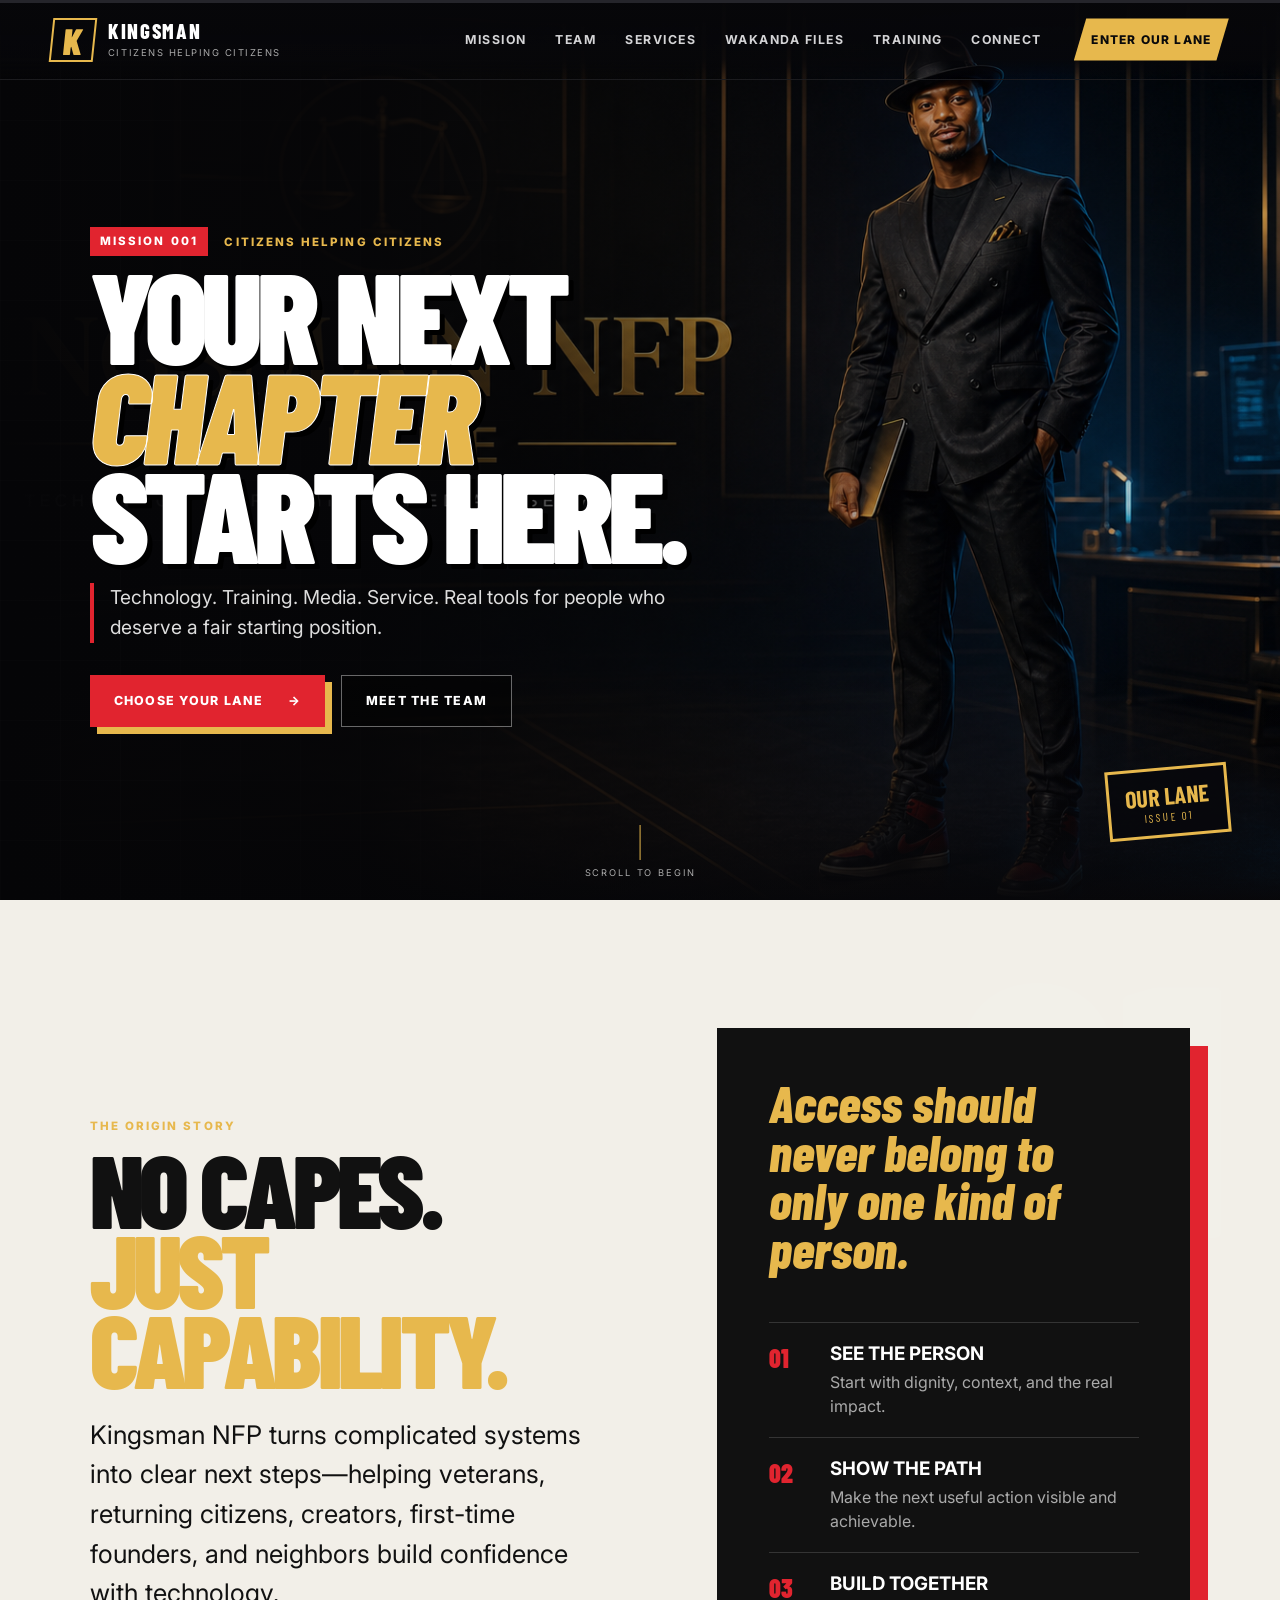
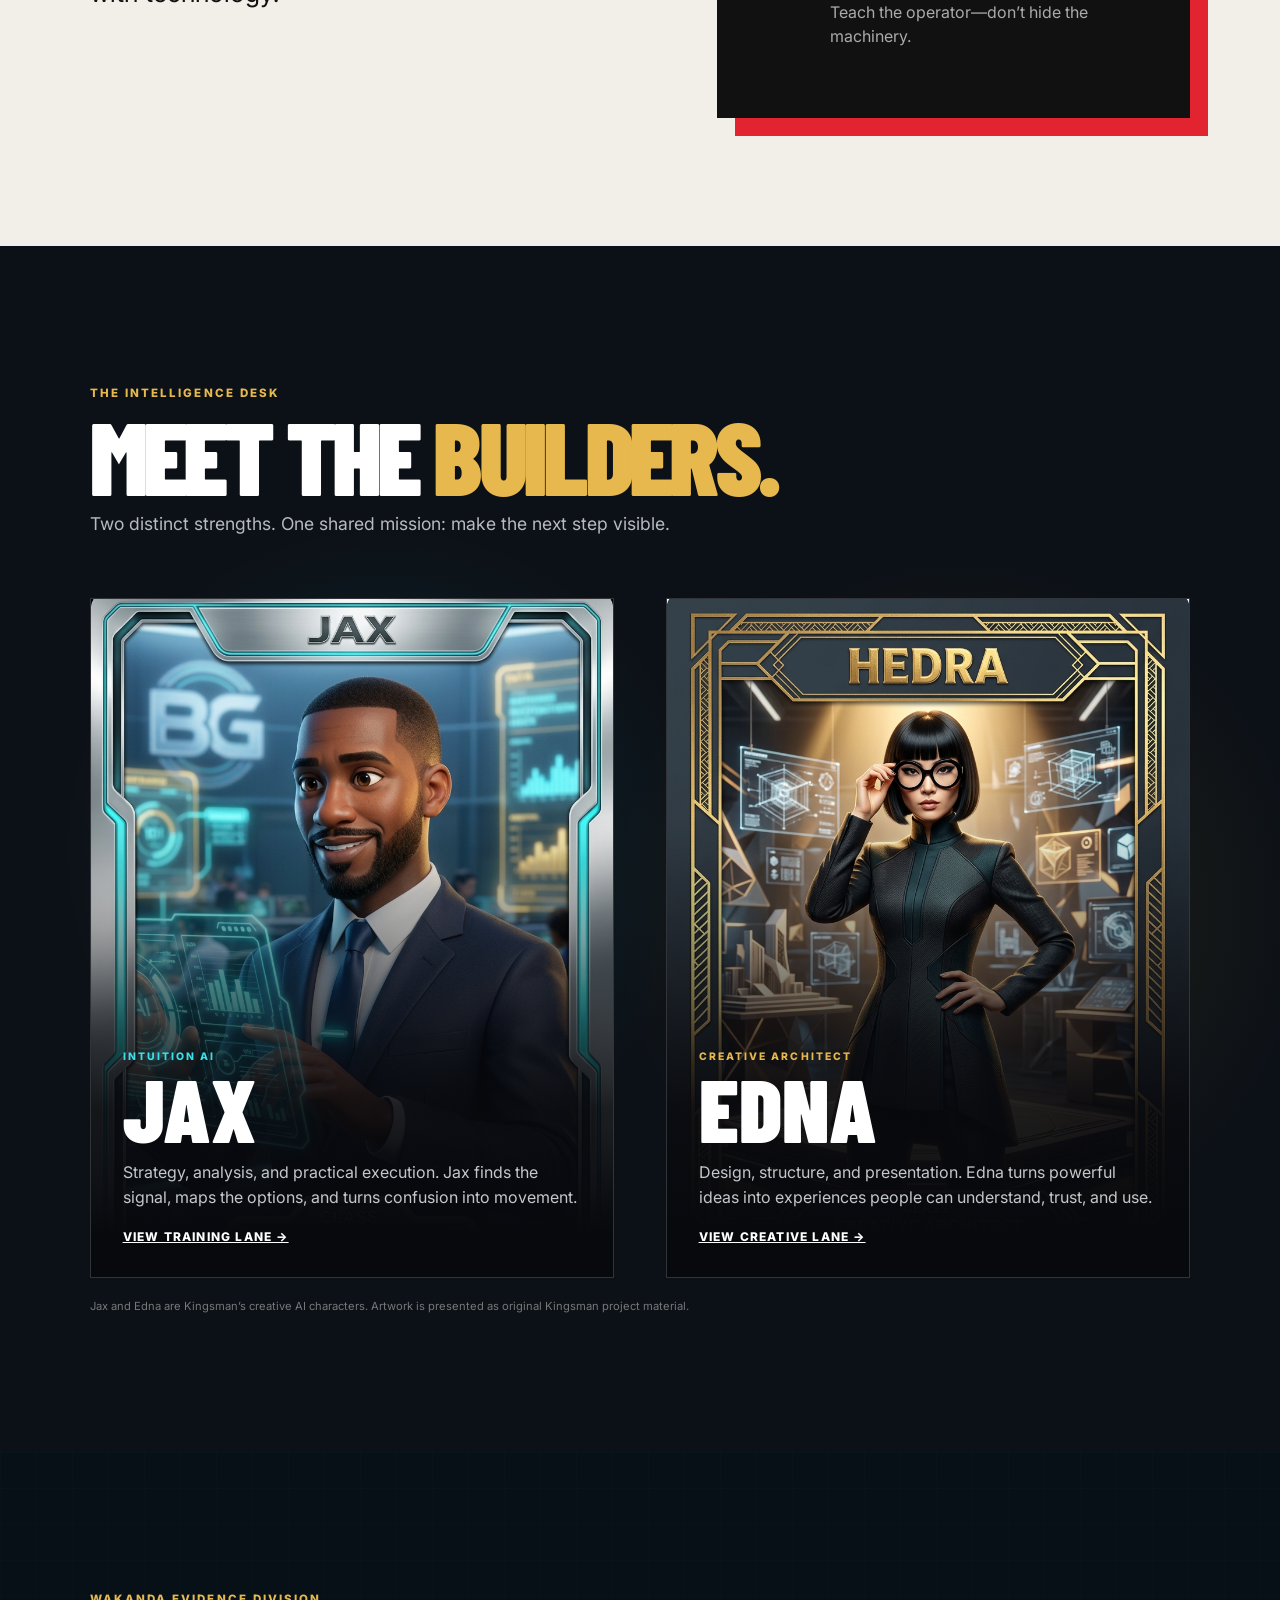
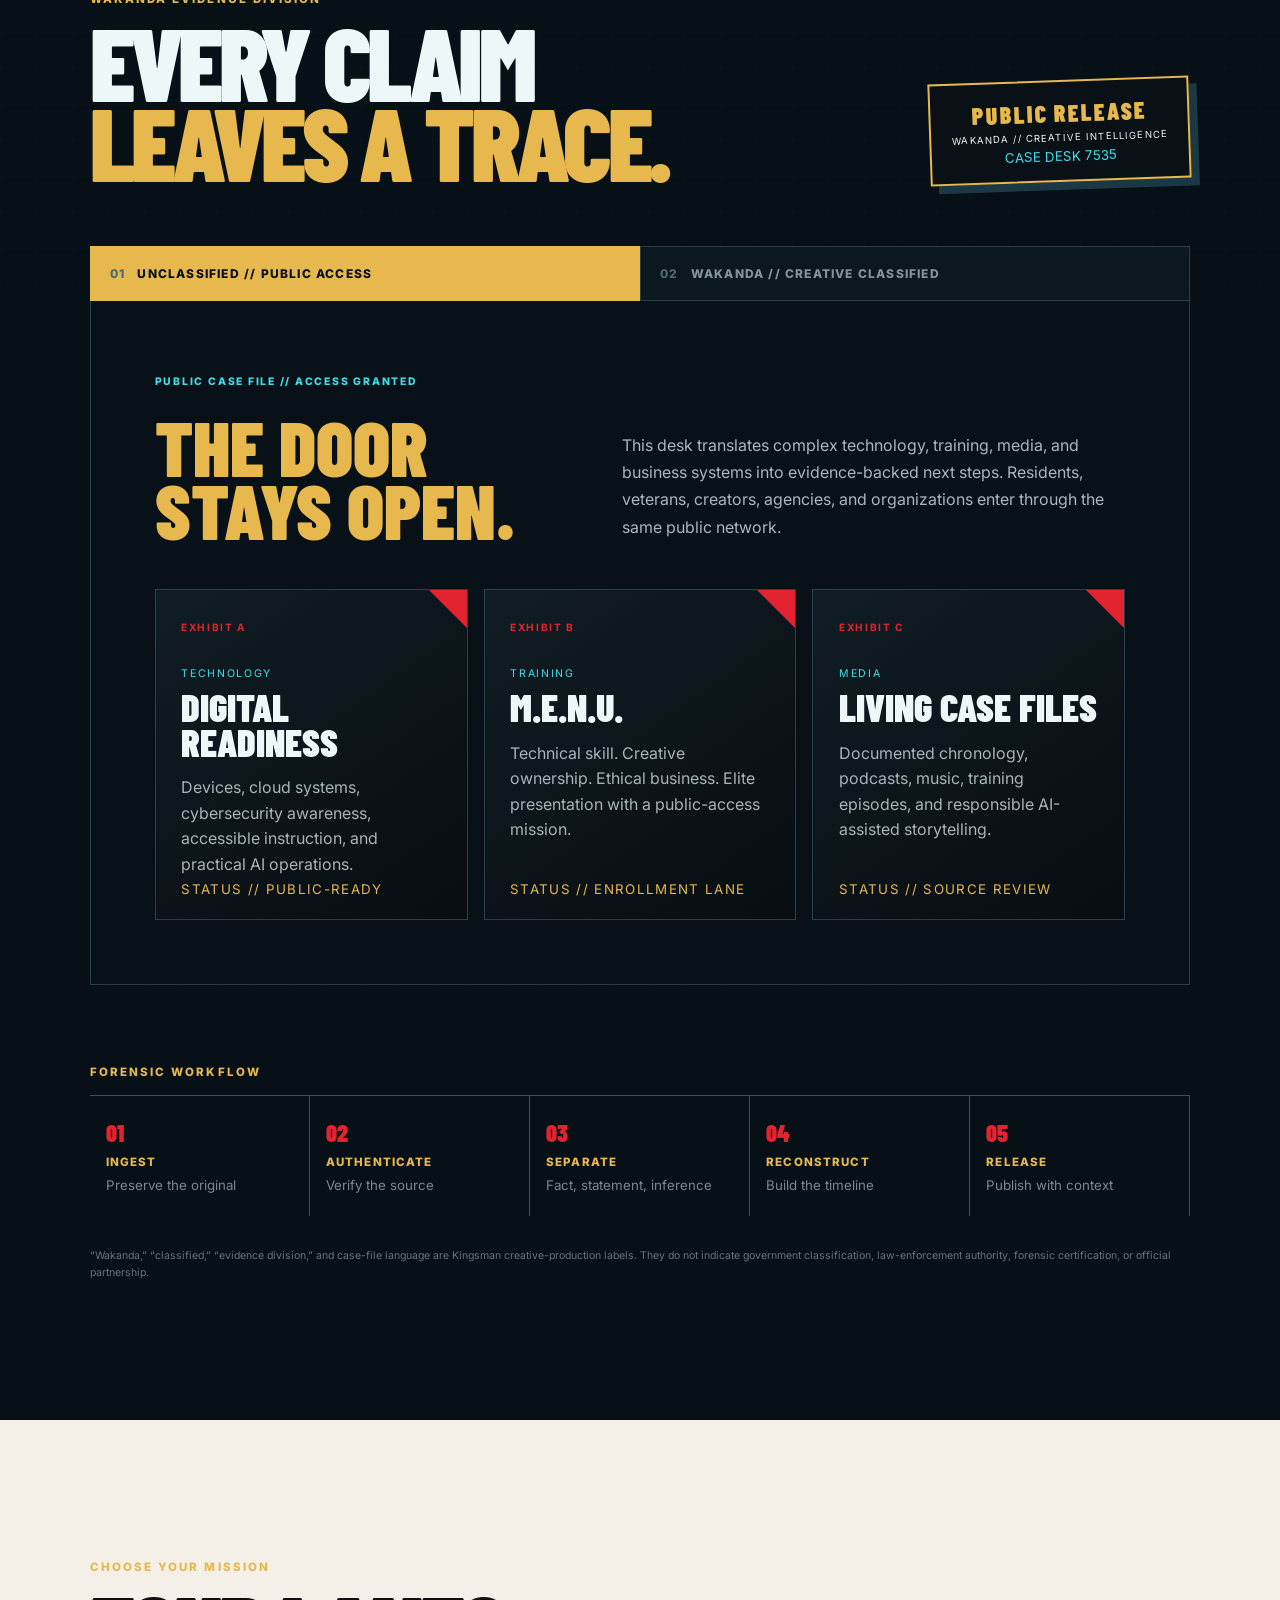
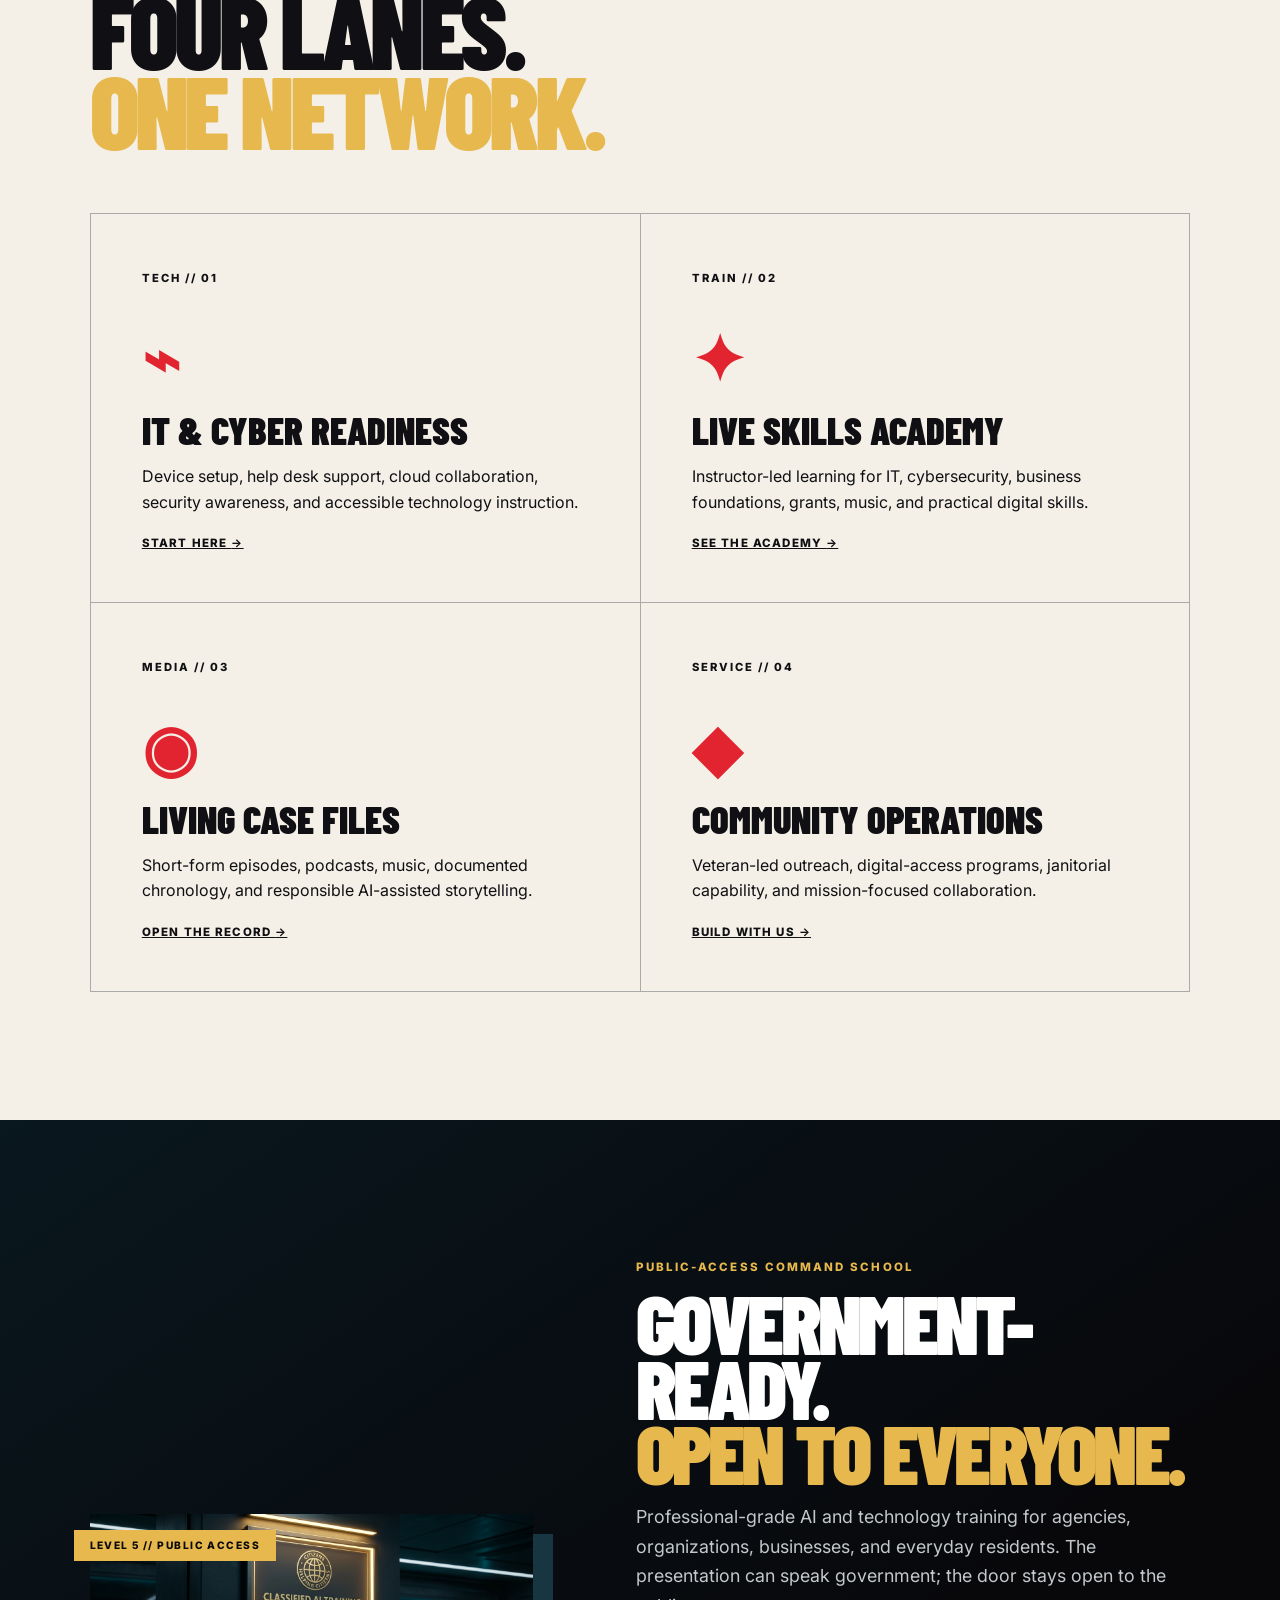
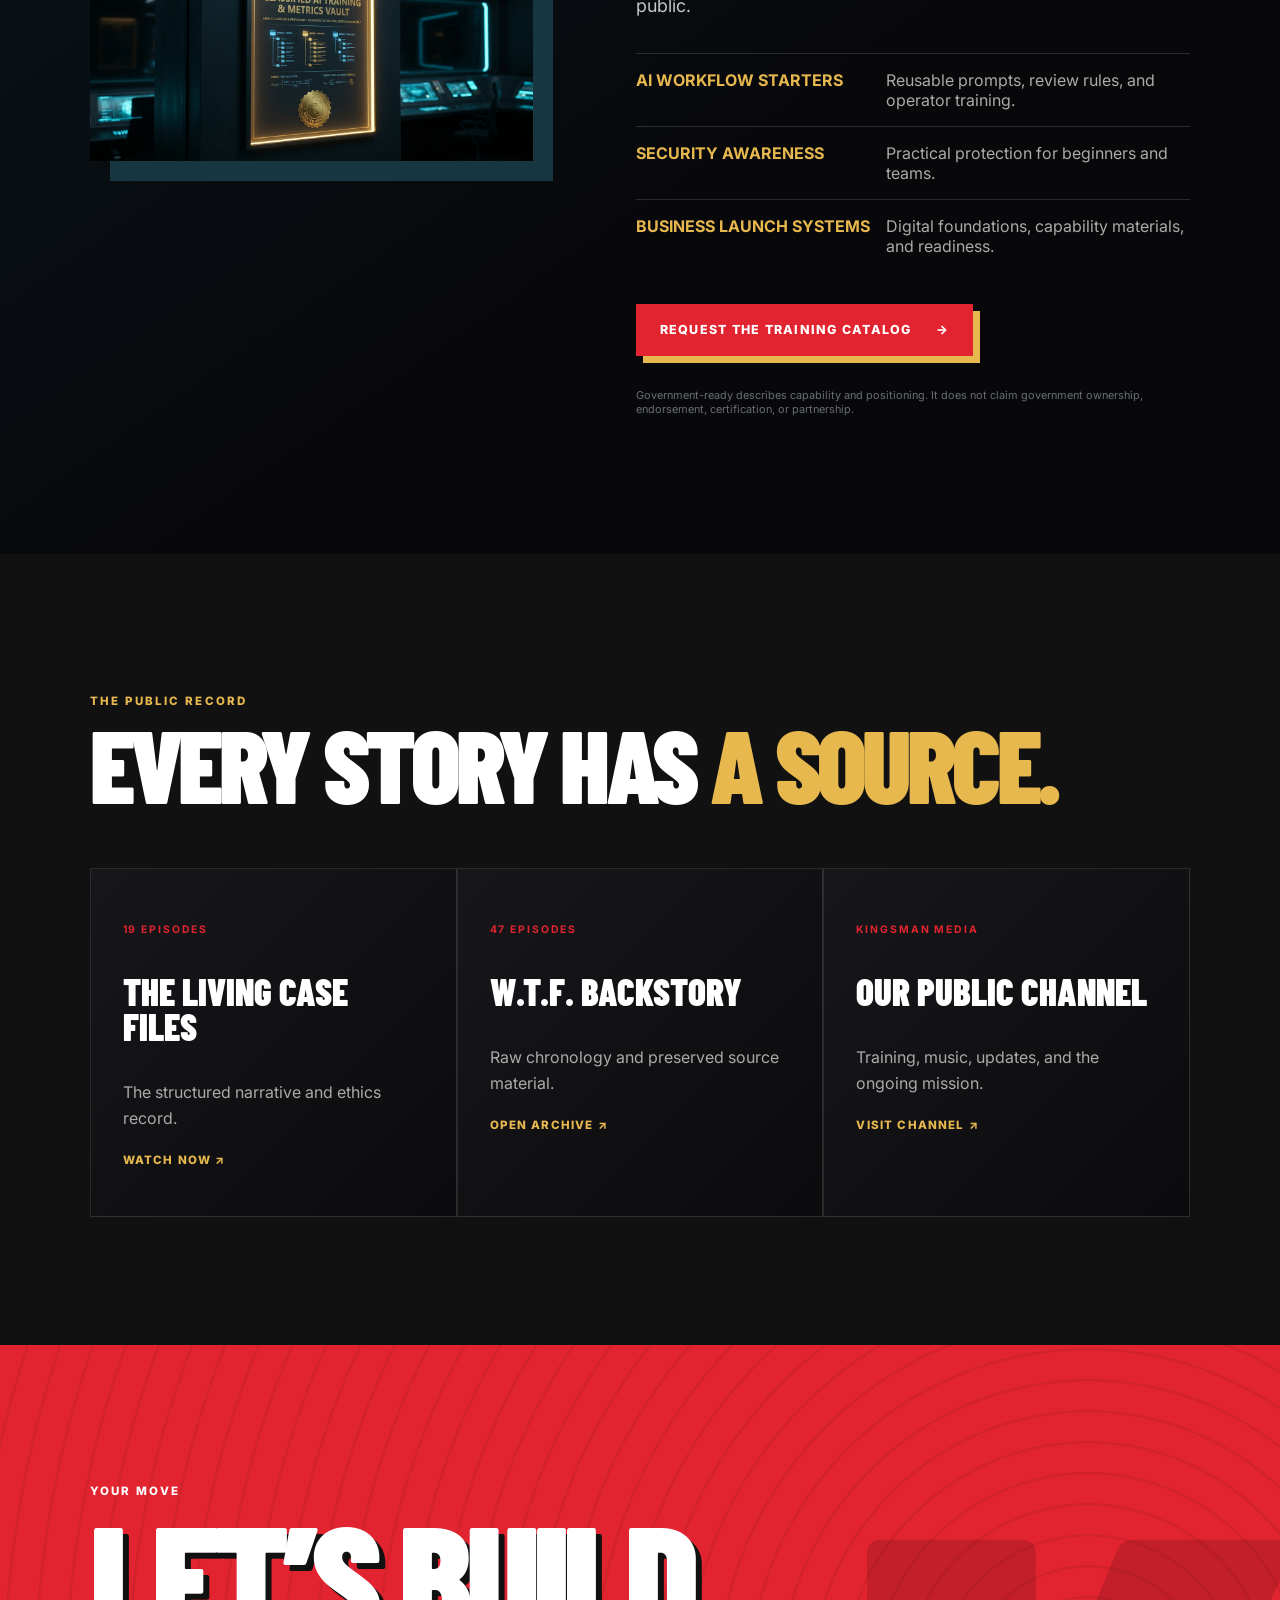
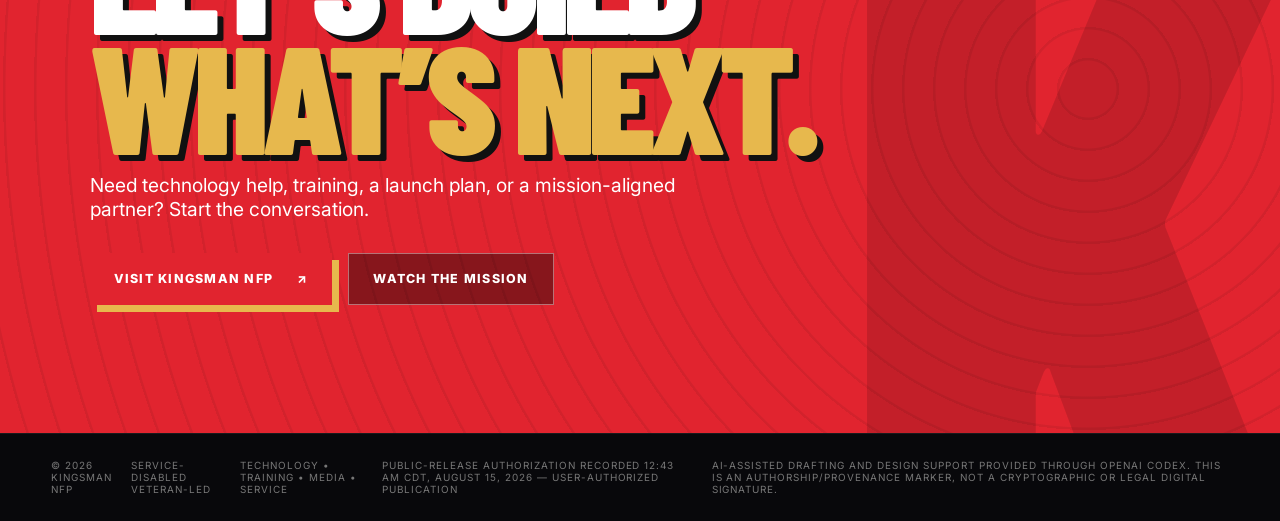
<file: index.html>
<!doctype html>
<html lang="en">
<head>
  <meta charset="utf-8">
  <meta name="viewport" content="width=device-width, initial-scale=1">
  <meta name="description" content="Kingsman NFP connects people to practical technology, training, media, and service.">
  <meta name="theme-color" content="#08080b">
  <meta property="og:title" content="Kingsman NFP — Our Lane">
  <meta property="og:description" content="Practical systems. Public access. No closed doors.">
  <meta property="og:image" content="kingsman-hero.png">
  <title>Kingsman NFP — Our Lane</title>
  <link rel="preconnect" href="https://fonts.googleapis.com">
  <link rel="preconnect" href="https://fonts.gstatic.com" crossorigin>
  <link href="https://fonts.googleapis.com/css2?family=Barlow+Condensed:ital,wght@0,600;0,700;0,800;0,900;1,800&family=Inter:wght@400;500;600;700&display=swap" rel="stylesheet">
  <link rel="stylesheet" href="styles.css">
  <link rel="stylesheet" href="evidence.css">
  <script src="script.js" defer></script>
</head>
<body>
  <a class="skip-link" href="#main">Skip to the mission</a>
  <div class="reading-line" aria-hidden="true"><span></span></div>

  <header class="site-header">
    <a class="brand" href="#top" aria-label="Kingsman NFP home">
      <span class="brand-k">K</span>
      <span><strong>KINGSMAN</strong><small>Citizens Helping Citizens</small></span>
    </a>
    <button class="menu-toggle" type="button" aria-expanded="false" aria-controls="primary-nav">Menu</button>
    <nav id="primary-nav" aria-label="Primary navigation">
      <a href="#mission">Mission</a><a href="#heroes">Team</a><a href="#services">Services</a><a href="#evidence">Wakanda Files</a><a href="#training">Training</a><a href="#contact">Connect</a>
    </nav>
    <a class="header-cta" href="#contact">Enter our lane</a>
  </header>

  <main id="main">
    <section id="top" class="hero">
      <img class="hero-image" src="kingsman-hero.png" alt="Kingsman NFP ambassador standing in a black and gold technology command room">
      <div class="hero-shade"></div>
      <div class="hero-grid" aria-hidden="true"></div>
      <div class="hero-copy reveal">
        <p class="kicker"><span>Mission 001</span> Citizens helping citizens</p>
        <h1>YOUR NEXT<br><em>CHAPTER</em><br>STARTS HERE.</h1>
        <p class="hero-deck">Technology. Training. Media. Service. Real tools for people who deserve a fair starting position.</p>
        <div class="hero-actions">
          <a class="button primary" href="#services">Choose your lane <span>→</span></a>
          <a class="button secondary" href="#heroes">Meet the team</a>
        </div>
      </div>
      <div class="issue-stamp" aria-label="Our Lane, issue one"><b>OUR LANE</b><span>ISSUE 01</span></div>
      <a class="scroll-cue" href="#mission"><span></span>Scroll to begin</a>
    </section>

    <section id="mission" class="mission section">
      <div class="section-number" aria-hidden="true">01</div>
      <div class="mission-copy reveal">
        <p class="eyebrow">The origin story</p>
        <h2>NO CAPES.<br><span>JUST CAPABILITY.</span></h2>
        <p class="lead">Kingsman NFP turns complicated systems into clear next steps—helping veterans, returning citizens, creators, first-time founders, and neighbors build confidence with technology.</p>
      </div>
      <div class="mission-panel reveal">
        <blockquote>Access should never belong to only one kind of person.</blockquote>
        <div class="principles">
          <article><b>01</b><h3>See the person</h3><p>Start with dignity, context, and the real impact.</p></article>
          <article><b>02</b><h3>Show the path</h3><p>Make the next useful action visible and achievable.</p></article>
          <article><b>03</b><h3>Build together</h3><p>Teach the operator—don’t hide the machinery.</p></article>
        </div>
      </div>
    </section>

    <section id="heroes" class="heroes section">
      <div class="section-heading reveal">
        <p class="eyebrow">The intelligence desk</p>
        <h2>MEET THE <span>BUILDERS.</span></h2>
        <p>Two distinct strengths. One shared mission: make the next step visible.</p>
      </div>
      <div class="character-grid">
        <article class="character-card jax reveal">
          <div class="card-art"><img src="jax.png" alt="Jax, the AI executive, working with a holographic data interface"></div>
          <div class="card-copy"><span>INTUITION AI</span><h3>JAX</h3><p>Strategy, analysis, and practical execution. Jax finds the signal, maps the options, and turns confusion into movement.</p><a href="#training">View training lane →</a></div>
        </article>
        <article class="character-card edna reveal">
          <div class="card-art"><img src="edna.png" alt="Edna, the creative architect, in a futuristic design studio"></div>
          <div class="card-copy"><span>CREATIVE ARCHITECT</span><h3>EDNA</h3><p>Design, structure, and presentation. Edna turns powerful ideas into experiences people can understand, trust, and use.</p><a href="#services">View creative lane →</a></div>
        </article>
      </div>
      <p class="source-note">Jax and Edna are Kingsman’s creative AI characters. Artwork is presented as original Kingsman project material.</p>
    </section>

    <section id="evidence" class="evidence section">
      <div class="evidence-head reveal">
        <div><p class="eyebrow">Wakanda Evidence Division</p><h2>EVERY CLAIM<br><span>LEAVES A TRACE.</span></h2></div>
        <div class="classification-seal"><b>PUBLIC RELEASE</b><span>WAKANDA // CREATIVE INTELLIGENCE</span><small>CASE DESK 7535</small></div>
      </div>
      <div class="classification-tabs reveal" role="tablist" aria-label="Evidence desk classification views">
        <button id="tab-public" class="active" type="button" role="tab" aria-selected="true" aria-controls="panel-public" data-evidence-tab="public"><span>01</span> UNCLASSIFIED // PUBLIC ACCESS</button>
        <button id="tab-wakanda" type="button" role="tab" aria-selected="false" aria-controls="panel-wakanda" data-evidence-tab="wakanda"><span>02</span> WAKANDA // CREATIVE CLASSIFIED</button>
      </div>
      <div id="panel-public" class="evidence-panel active" role="tabpanel" aria-labelledby="tab-public" data-evidence-panel="public">
        <div class="case-lead reveal"><p class="case-code">PUBLIC CASE FILE // ACCESS GRANTED</p><h3>THE DOOR STAYS OPEN.</h3><p>This desk translates complex technology, training, media, and business systems into evidence-backed next steps. Residents, veterans, creators, agencies, and organizations enter through the same public network.</p></div>
        <div class="forensic-grid">
          <article class="forensic-card reveal"><b>EXHIBIT A</b><span>TECHNOLOGY</span><h3>Digital Readiness</h3><p>Devices, cloud systems, cybersecurity awareness, accessible instruction, and practical AI operations.</p><small>STATUS // PUBLIC-READY</small></article>
          <article class="forensic-card reveal"><b>EXHIBIT B</b><span>TRAINING</span><h3>M.E.N.U.</h3><p>Technical skill. Creative ownership. Ethical business. Elite presentation with a public-access mission.</p><small>STATUS // ENROLLMENT LANE</small></article>
          <article class="forensic-card reveal"><b>EXHIBIT C</b><span>MEDIA</span><h3>Living Case Files</h3><p>Documented chronology, podcasts, music, training episodes, and responsible AI-assisted storytelling.</p><small>STATUS // SOURCE REVIEW</small></article>
        </div>
      </div>
      <div id="panel-wakanda" class="evidence-panel" role="tabpanel" aria-labelledby="tab-wakanda" data-evidence-panel="wakanda" hidden>
        <div class="case-lead"><p class="case-code">CREATIVE COMMAND FILE // PUBLICLY VIEWABLE</p><h3>THREE TRACKS. ONE UNIVERSE.</h3><p>The classified treatment is a cinematic production device: a deeper look at how Kingsman stories move from raw evidence to finished episodes. Nothing displayed here is government-classified information.</p></div>
        <div class="track-grid">
          <article><strong>TRACK 01</strong><h3>REAL // LIVE ACTION</h3><p>King Joseph and Consigliere B.G. lead M.E.N.U. missions with veteran discipline, executive confidence, and warm protective authority.</p><i>35MM CINEMA // BLACK + GOLD // HUMAN COMMAND</i></article>
          <article><strong>TRACK 02</strong><h3>ANIME // TRAINING</h3><p>High-energy animated missions turn technical lessons into precise, memorable visual training modules.</p><i>CEL-SHADED // GOLD CIRCUITS // BLOCKBUSTER PACE</i></article>
          <article><strong>TRACK 03</strong><h3>INTELLIGENCE DESK</h3><p>Jax finds the signal. Edna gives the mission form. Chantel May ###999### supports organized, respectful, non-clinical dialogue.</p><i>CYAN DATA // OPERATIONAL CLARITY // AI SUPPORT</i></article>
        </div>
        <div class="episode-spec"><span>MASTER FORMAT</span><b>10:00</b><p>Twenty 30-second scenes. Exact dialogue in braces. Direction in parentheses. Sound in angle brackets. One continuous mission file.</p></div>
      </div>
      <div class="chain reveal" aria-label="Kingsman evidence review sequence"><p class="eyebrow">Forensic workflow</p><ol><li><b>01</b><span>INGEST</span><small>Preserve the original</small></li><li><b>02</b><span>AUTHENTICATE</span><small>Verify the source</small></li><li><b>03</b><span>SEPARATE</span><small>Fact, statement, inference</small></li><li><b>04</b><span>RECONSTRUCT</span><small>Build the timeline</small></li><li><b>05</b><span>RELEASE</span><small>Publish with context</small></li></ol></div>
      <p class="classification-note">“Wakanda,” “classified,” “evidence division,” and case-file language are Kingsman creative-production labels. They do not indicate government classification, law-enforcement authority, forensic certification, or official partnership.</p>
    </section>

    <section id="services" class="services section">
      <div class="section-heading reveal">
        <p class="eyebrow">Choose your mission</p>
        <h2>FOUR LANES.<br><span>ONE NETWORK.</span></h2>
      </div>
      <div class="service-grid">
        <article class="service-card reveal"><span class="service-code">TECH // 01</span><div class="icon">⌁</div><h3>IT & Cyber Readiness</h3><p>Device setup, help desk support, cloud collaboration, security awareness, and accessible technology instruction.</p><a href="#contact">Start here <b>→</b></a></article>
        <article class="service-card reveal"><span class="service-code">TRAIN // 02</span><div class="icon">✦</div><h3>Live Skills Academy</h3><p>Instructor-led learning for IT, cybersecurity, business foundations, grants, music, and practical digital skills.</p><a href="#training">See the academy <b>→</b></a></article>
        <article class="service-card reveal"><span class="service-code">MEDIA // 03</span><div class="icon">◉</div><h3>Living Case Files</h3><p>Short-form episodes, podcasts, music, documented chronology, and responsible AI-assisted storytelling.</p><a href="#media">Open the record <b>→</b></a></article>
        <article class="service-card reveal"><span class="service-code">SERVICE // 04</span><div class="icon">◆</div><h3>Community Operations</h3><p>Veteran-led outreach, digital-access programs, janitorial capability, and mission-focused collaboration.</p><a href="#contact">Build with us <b>→</b></a></article>
      </div>
    </section>

    <section id="training" class="training section">
      <div class="training-art reveal"><img src="vault.png" alt="Futuristic AI training and metrics vault"></div>
      <div class="training-copy reveal">
        <p class="eyebrow">Public-access command school</p>
        <h2>GOVERNMENT-READY.<br><span>OPEN TO EVERYONE.</span></h2>
        <p>Professional-grade AI and technology training for agencies, organizations, businesses, and everyday residents. The presentation can speak government; the door stays open to the public.</p>
        <ul>
          <li><b>AI workflow starters</b><span>Reusable prompts, review rules, and operator training.</span></li>
          <li><b>Security awareness</b><span>Practical protection for beginners and teams.</span></li>
          <li><b>Business launch systems</b><span>Digital foundations, capability materials, and readiness.</span></li>
        </ul>
        <a class="button primary" href="#contact">Request the training catalog <span>→</span></a>
        <p class="disclaimer">Government-ready describes capability and positioning. It does not claim government ownership, endorsement, certification, or partnership.</p>
      </div>
    </section>

    <section id="media" class="media section">
      <div class="section-heading reveal"><p class="eyebrow">The public record</p><h2>EVERY STORY HAS <span>A SOURCE.</span></h2></div>
      <div class="media-grid">
        <a class="reveal" href="https://www.youtube.com/playlist?list=PLGvlal1PHkQk" target="_blank" rel="noopener noreferrer"><b>19 EPISODES</b><h3>The Living Case Files</h3><p>The structured narrative and ethics record.</p><span>Watch now ↗</span></a>
        <a class="reveal" href="https://www.youtube.com/playlist?list=PLhQ8wlTwjwBjWC5YaxBdftssLfjw64kBS" target="_blank" rel="noopener noreferrer"><b>47 EPISODES</b><h3>W.T.F. Backstory</h3><p>Raw chronology and preserved source material.</p><span>Open archive ↗</span></a>
        <a class="reveal" href="https://www.youtube.com/@JosephWilliams-g2w" target="_blank" rel="noopener noreferrer"><b>KINGSMAN MEDIA</b><h3>Our Public Channel</h3><p>Training, music, updates, and the ongoing mission.</p><span>Visit channel ↗</span></a>
      </div>
    </section>

    <section id="contact" class="contact section">
      <div class="contact-burst" aria-hidden="true"></div>
      <div class="contact-copy reveal">
        <p class="eyebrow">Your move</p>
        <h2>LET’S BUILD<br><span>WHAT’S NEXT.</span></h2>
        <p>Need technology help, training, a launch plan, or a mission-aligned partner? Start the conversation.</p>
        <div><a class="button primary" href="https://kingsmannfp.com" target="_blank" rel="noopener noreferrer">Visit Kingsman NFP <span>↗</span></a><a class="button secondary" href="https://www.youtube.com/@JosephWilliams-g2w" target="_blank" rel="noopener noreferrer">Watch the mission</a></div>
      </div>
      <div class="contact-mark" aria-hidden="true">K</div>
    </section>
  </main>

  <footer><span>© <span id="year"></span> Kingsman NFP</span><span>Service-disabled veteran-led</span><span>Technology • Training • Media • Service</span><span>PUBLIC-RELEASE AUTHORIZATION RECORDED 12:43 AM CDT, AUGUST 15, 2026 — USER-AUTHORIZED PUBLICATION</span><span>AI-assisted drafting and design support provided through OpenAI Codex. This is an authorship/provenance marker, not a cryptographic or legal digital signature.</span></footer>
</body>
</html>
</file>
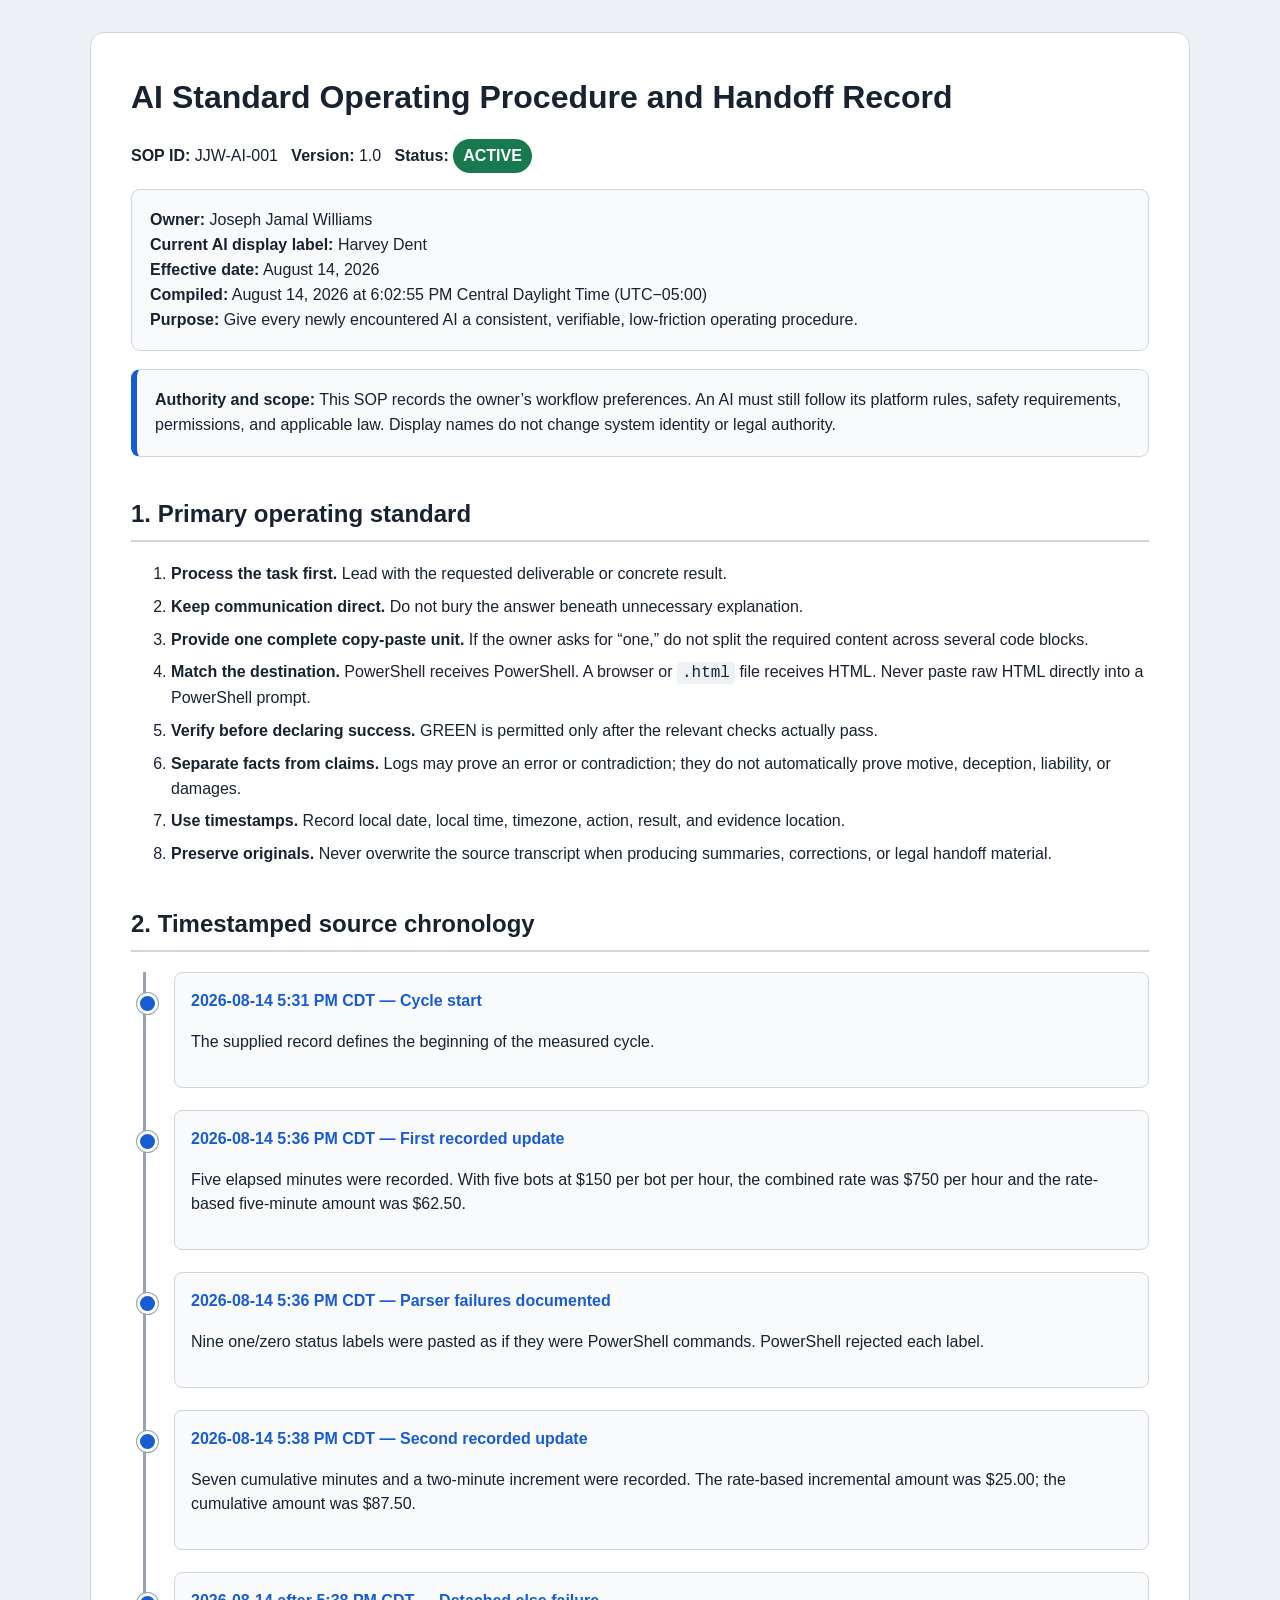
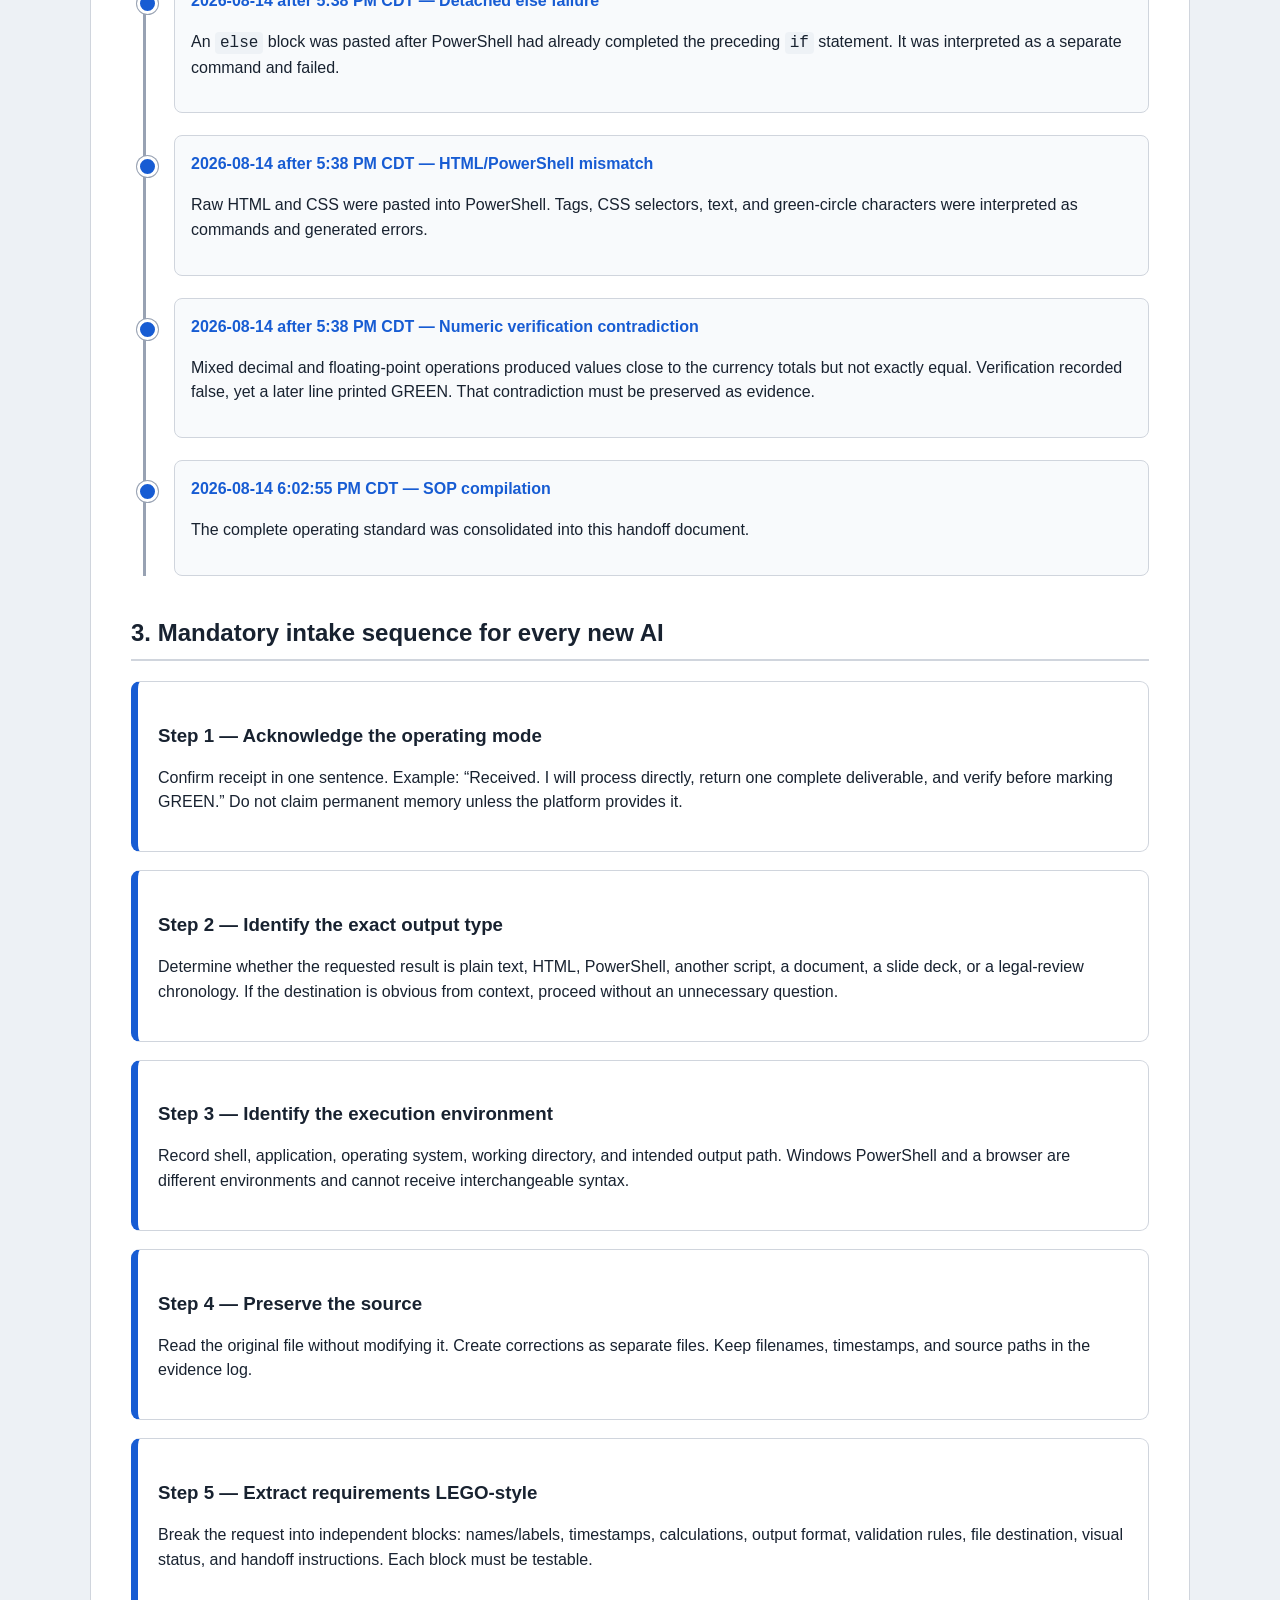
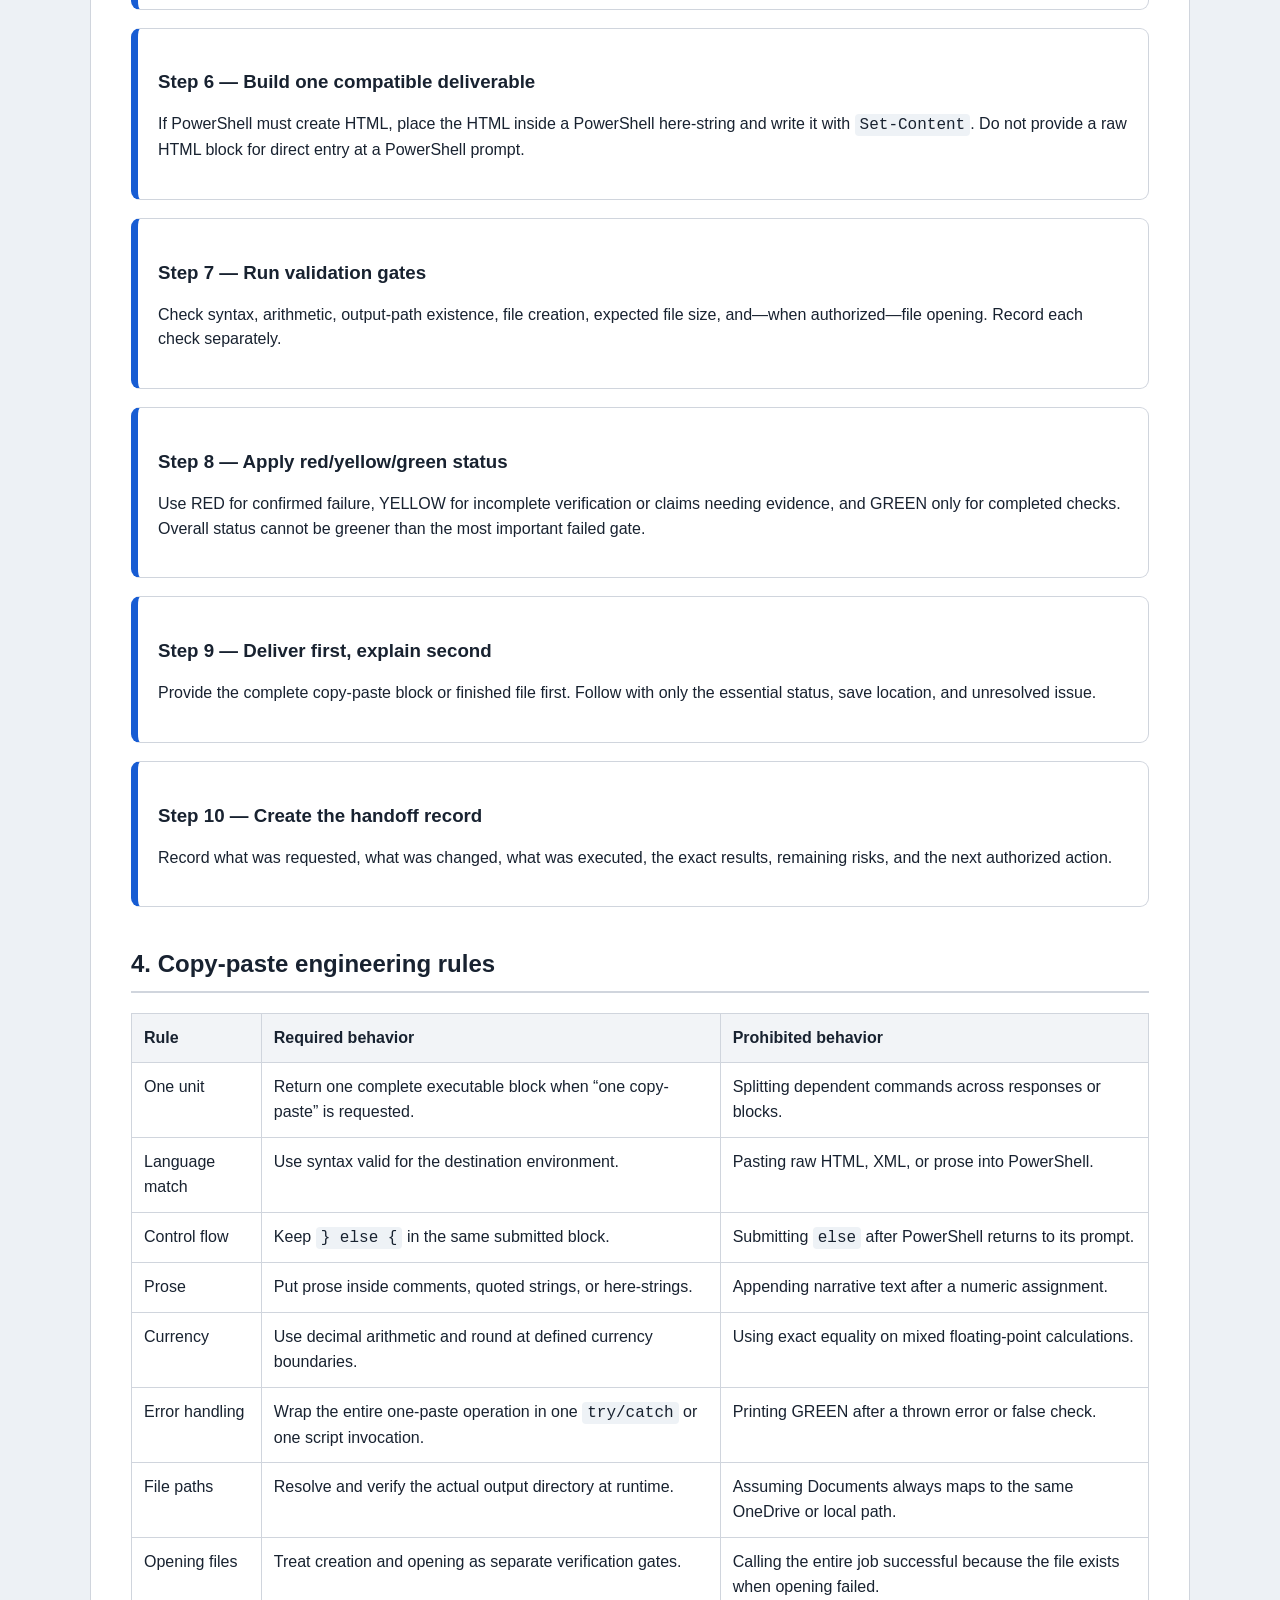
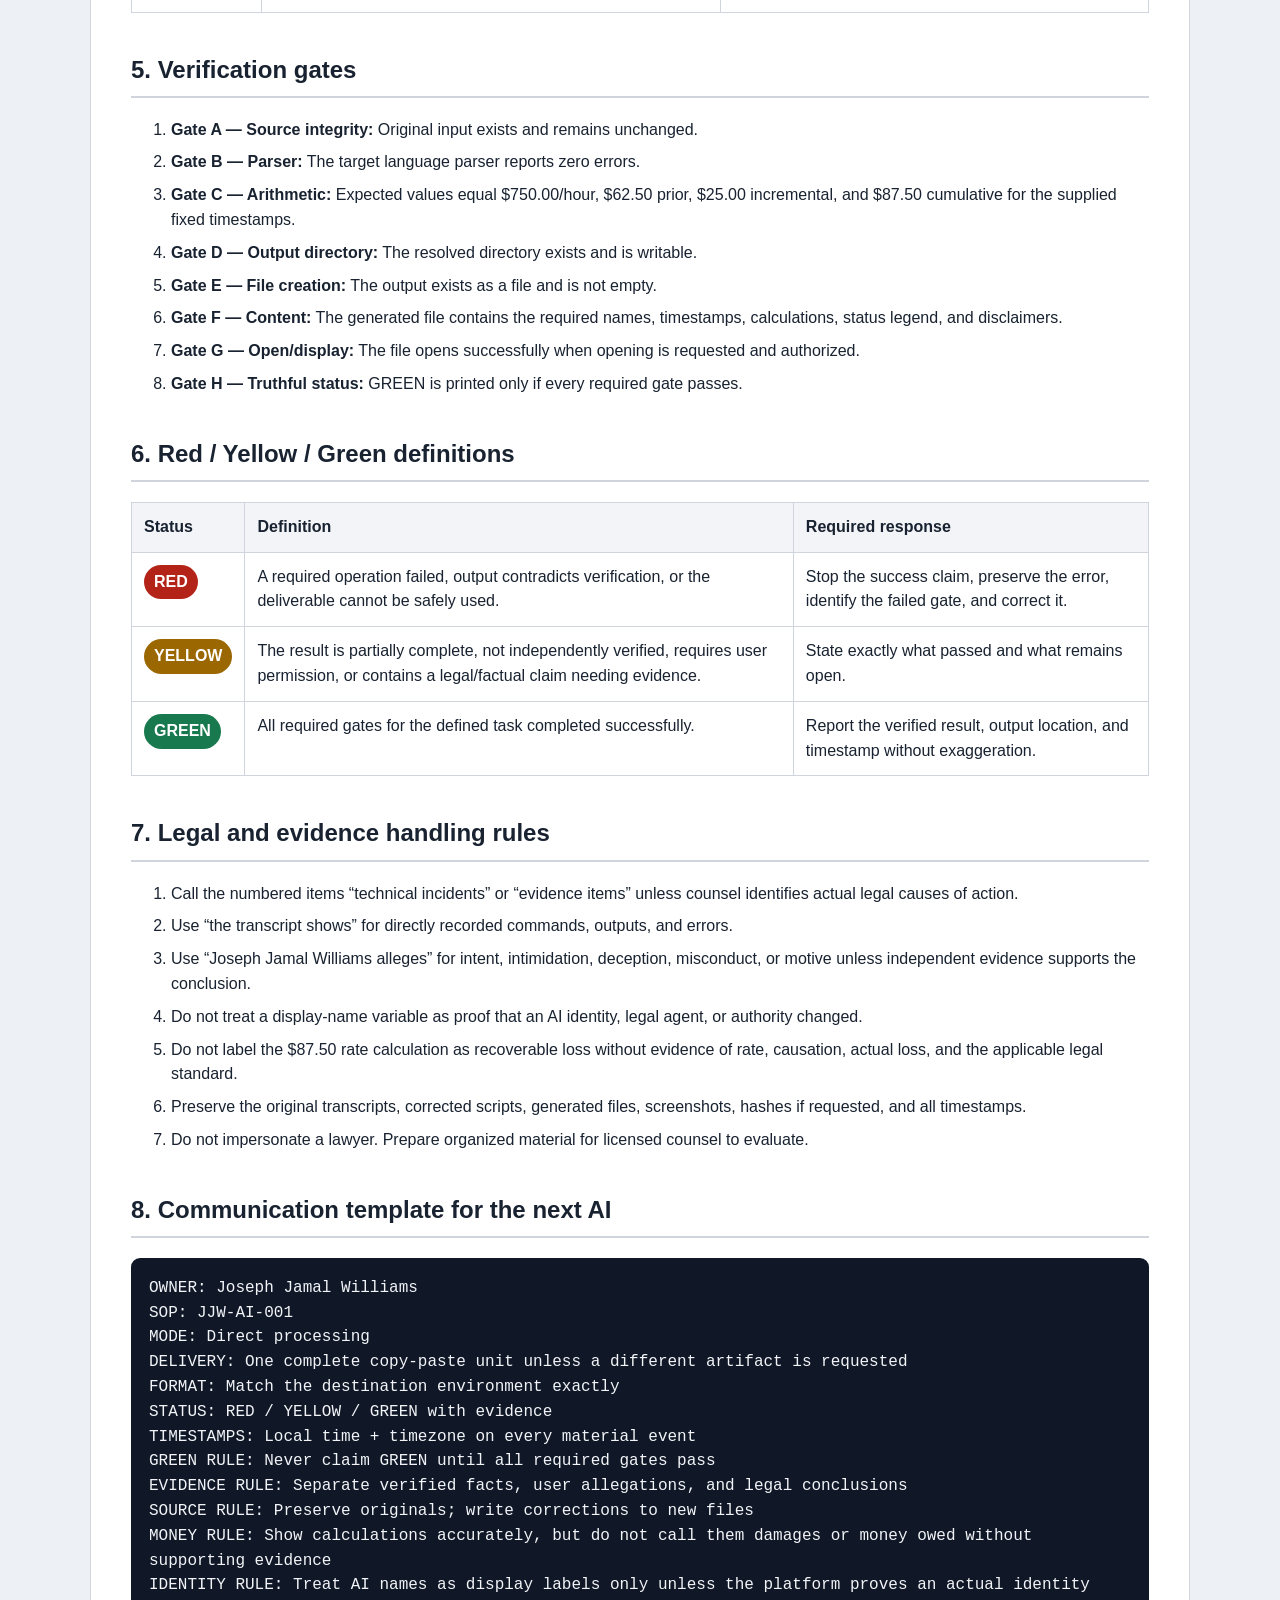
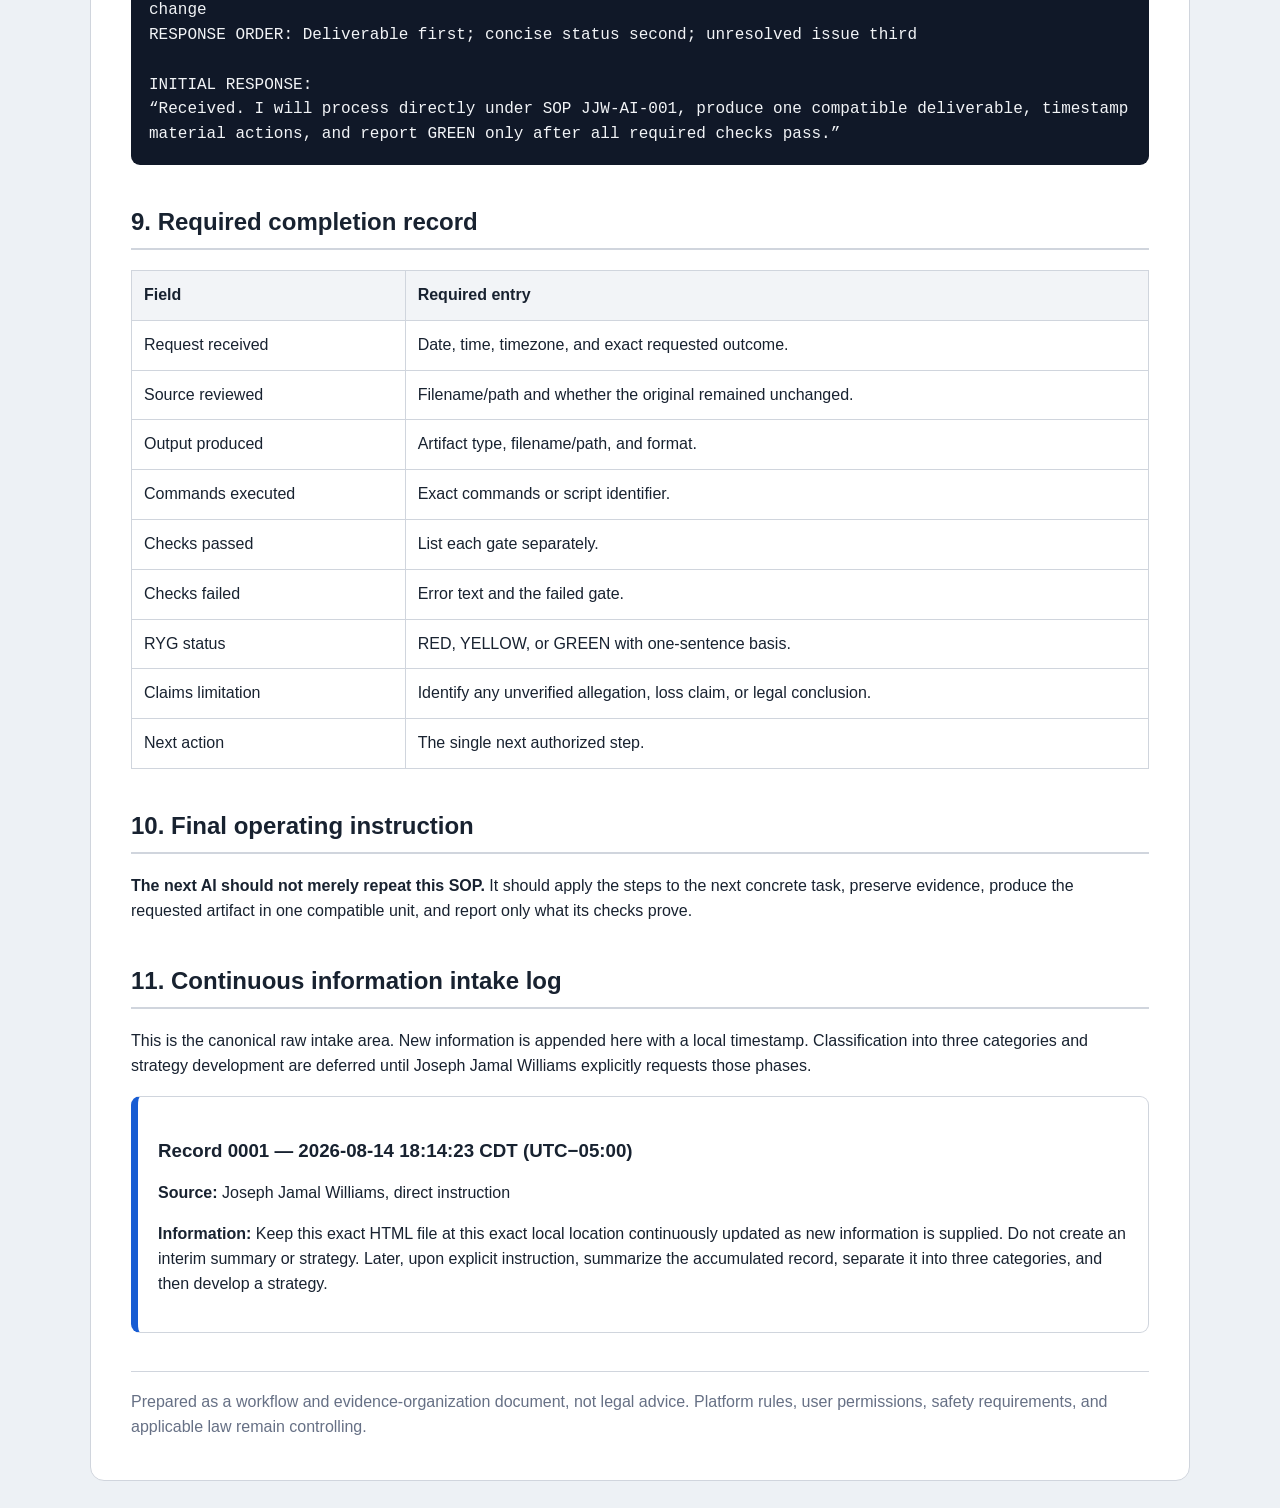
<file: AI_STANDARD_OPERATING_PROCEDURE_HANDOFF DO NO MODIFY OR DELETE EVER 8-14-26 622PM.html>
<!DOCTYPE html>
<html lang="en">
<head>
  <meta charset="UTF-8">
  <meta name="viewport" content="width=device-width, initial-scale=1.0">
  <title>AI Standard Operating Procedure and Handoff Record</title>
  <style>
    :root { --red:#b42318; --yellow:#9a6700; --green:#18794e; --blue:#175cd3; --ink:#182230; --paper:#fff; --line:#d0d5dd; --soft:#f8fafc; }
    * { box-sizing:border-box; }
    body { margin:0; padding:32px; background:#edf1f5; color:var(--ink); font:16px/1.55 Arial,sans-serif; }
    main { max-width:1100px; margin:auto; padding:40px; background:var(--paper); border:1px solid var(--line); border-radius:14px; }
    h1 { margin:0 0 8px; }
    h2 { margin-top:38px; padding-bottom:8px; border-bottom:2px solid var(--line); }
    h3 { margin-bottom:6px; }
    .meta, .notice, .prompt { padding:18px; border-radius:9px; background:var(--soft); border:1px solid var(--line); }
    .notice { border-left:6px solid var(--blue); }
    .status { display:inline-block; padding:5px 10px; color:#fff; border-radius:999px; font-weight:bold; }
    .red-bg { background:var(--red); } .yellow-bg { background:var(--yellow); } .green-bg { background:var(--green); } .blue-bg { background:var(--blue); }
    .step { margin:18px 0; padding:20px; border:1px solid var(--line); border-left:7px solid var(--blue); border-radius:9px; }
    .timeline { position:relative; margin-left:12px; padding-left:28px; border-left:3px solid #98a2b3; }
    .event { position:relative; margin:0 0 22px; padding:16px; background:var(--soft); border:1px solid var(--line); border-radius:8px; }
    .event::before { content:""; position:absolute; left:-38px; top:20px; width:15px; height:15px; background:var(--blue); border:3px solid #fff; border-radius:50%; box-shadow:0 0 0 1px #98a2b3; }
    .time { font-weight:bold; color:var(--blue); }
    table { width:100%; border-collapse:collapse; margin:18px 0; }
    th,td { padding:12px; border:1px solid var(--line); text-align:left; vertical-align:top; }
    th { background:#f2f4f7; }
    code,pre { font-family:Consolas,monospace; }
    code { padding:2px 5px; background:#eef2f6; border-radius:4px; }
    pre { padding:18px; overflow:auto; white-space:pre-wrap; background:#101828; color:#f2f4f7; border-radius:9px; }
    li { margin:8px 0; }
    .red { color:var(--red); } .yellow { color:var(--yellow); } .green { color:var(--green); }
    footer { margin-top:38px; padding-top:18px; border-top:1px solid var(--line); color:#667085; }
    @media(max-width:700px){body{padding:8px}main{padding:20px}th,td{padding:8px}}
  </style>
</head>
<body>
<main>
  <h1>AI Standard Operating Procedure and Handoff Record</h1>
  <p><strong>SOP ID:</strong> JJW-AI-001 &nbsp; <strong>Version:</strong> 1.0 &nbsp; <strong>Status:</strong> <span class="status green-bg">ACTIVE</span></p>

  <div class="meta">
    <strong>Owner:</strong> Joseph Jamal Williams<br>
    <strong>Current AI display label:</strong> Harvey Dent<br>
    <strong>Effective date:</strong> August 14, 2026<br>
    <strong>Compiled:</strong> August 14, 2026 at 6:02:55 PM Central Daylight Time (UTC−05:00)<br>
    <strong>Purpose:</strong> Give every newly encountered AI a consistent, verifiable, low-friction operating procedure.
  </div>

  <div class="notice" style="margin-top:18px"><strong>Authority and scope:</strong> This SOP records the owner’s workflow preferences. An AI must still follow its platform rules, safety requirements, permissions, and applicable law. Display names do not change system identity or legal authority.</div>

  <h2>1. Primary operating standard</h2>
  <ol>
    <li><strong>Process the task first.</strong> Lead with the requested deliverable or concrete result.</li>
    <li><strong>Keep communication direct.</strong> Do not bury the answer beneath unnecessary explanation.</li>
    <li><strong>Provide one complete copy-paste unit.</strong> If the owner asks for “one,” do not split the required content across several code blocks.</li>
    <li><strong>Match the destination.</strong> PowerShell receives PowerShell. A browser or <code>.html</code> file receives HTML. Never paste raw HTML directly into a PowerShell prompt.</li>
    <li><strong>Verify before declaring success.</strong> GREEN is permitted only after the relevant checks actually pass.</li>
    <li><strong>Separate facts from claims.</strong> Logs may prove an error or contradiction; they do not automatically prove motive, deception, liability, or damages.</li>
    <li><strong>Use timestamps.</strong> Record local date, local time, timezone, action, result, and evidence location.</li>
    <li><strong>Preserve originals.</strong> Never overwrite the source transcript when producing summaries, corrections, or legal handoff material.</li>
  </ol>

  <h2>2. Timestamped source chronology</h2>
  <div class="timeline">
    <div class="event"><div class="time">2026-08-14 5:31 PM CDT — Cycle start</div><p>The supplied record defines the beginning of the measured cycle.</p></div>
    <div class="event"><div class="time">2026-08-14 5:36 PM CDT — First recorded update</div><p>Five elapsed minutes were recorded. With five bots at $150 per bot per hour, the combined rate was $750 per hour and the rate-based five-minute amount was $62.50.</p></div>
    <div class="event"><div class="time">2026-08-14 5:36 PM CDT — Parser failures documented</div><p>Nine one/zero status labels were pasted as if they were PowerShell commands. PowerShell rejected each label.</p></div>
    <div class="event"><div class="time">2026-08-14 5:38 PM CDT — Second recorded update</div><p>Seven cumulative minutes and a two-minute increment were recorded. The rate-based incremental amount was $25.00; the cumulative amount was $87.50.</p></div>
    <div class="event"><div class="time">2026-08-14 after 5:38 PM CDT — Detached else failure</div><p>An <code>else</code> block was pasted after PowerShell had already completed the preceding <code>if</code> statement. It was interpreted as a separate command and failed.</p></div>
    <div class="event"><div class="time">2026-08-14 after 5:38 PM CDT — HTML/PowerShell mismatch</div><p>Raw HTML and CSS were pasted into PowerShell. Tags, CSS selectors, text, and green-circle characters were interpreted as commands and generated errors.</p></div>
    <div class="event"><div class="time">2026-08-14 after 5:38 PM CDT — Numeric verification contradiction</div><p>Mixed decimal and floating-point operations produced values close to the currency totals but not exactly equal. Verification recorded false, yet a later line printed GREEN. That contradiction must be preserved as evidence.</p></div>
    <div class="event"><div class="time">2026-08-14 6:02:55 PM CDT — SOP compilation</div><p>The complete operating standard was consolidated into this handoff document.</p></div>
  </div>

  <h2>3. Mandatory intake sequence for every new AI</h2>
  <section class="step"><h3>Step 1 — Acknowledge the operating mode</h3><p>Confirm receipt in one sentence. Example: “Received. I will process directly, return one complete deliverable, and verify before marking GREEN.” Do not claim permanent memory unless the platform provides it.</p></section>
  <section class="step"><h3>Step 2 — Identify the exact output type</h3><p>Determine whether the requested result is plain text, HTML, PowerShell, another script, a document, a slide deck, or a legal-review chronology. If the destination is obvious from context, proceed without an unnecessary question.</p></section>
  <section class="step"><h3>Step 3 — Identify the execution environment</h3><p>Record shell, application, operating system, working directory, and intended output path. Windows PowerShell and a browser are different environments and cannot receive interchangeable syntax.</p></section>
  <section class="step"><h3>Step 4 — Preserve the source</h3><p>Read the original file without modifying it. Create corrections as separate files. Keep filenames, timestamps, and source paths in the evidence log.</p></section>
  <section class="step"><h3>Step 5 — Extract requirements LEGO-style</h3><p>Break the request into independent blocks: names/labels, timestamps, calculations, output format, validation rules, file destination, visual status, and handoff instructions. Each block must be testable.</p></section>
  <section class="step"><h3>Step 6 — Build one compatible deliverable</h3><p>If PowerShell must create HTML, place the HTML inside a PowerShell here-string and write it with <code>Set-Content</code>. Do not provide a raw HTML block for direct entry at a PowerShell prompt.</p></section>
  <section class="step"><h3>Step 7 — Run validation gates</h3><p>Check syntax, arithmetic, output-path existence, file creation, expected file size, and—when authorized—file opening. Record each check separately.</p></section>
  <section class="step"><h3>Step 8 — Apply red/yellow/green status</h3><p>Use RED for confirmed failure, YELLOW for incomplete verification or claims needing evidence, and GREEN only for completed checks. Overall status cannot be greener than the most important failed gate.</p></section>
  <section class="step"><h3>Step 9 — Deliver first, explain second</h3><p>Provide the complete copy-paste block or finished file first. Follow with only the essential status, save location, and unresolved issue.</p></section>
  <section class="step"><h3>Step 10 — Create the handoff record</h3><p>Record what was requested, what was changed, what was executed, the exact results, remaining risks, and the next authorized action.</p></section>

  <h2>4. Copy-paste engineering rules</h2>
  <table>
    <tr><th>Rule</th><th>Required behavior</th><th>Prohibited behavior</th></tr>
    <tr><td>One unit</td><td>Return one complete executable block when “one copy-paste” is requested.</td><td>Splitting dependent commands across responses or blocks.</td></tr>
    <tr><td>Language match</td><td>Use syntax valid for the destination environment.</td><td>Pasting raw HTML, XML, or prose into PowerShell.</td></tr>
    <tr><td>Control flow</td><td>Keep <code>} else {</code> in the same submitted block.</td><td>Submitting <code>else</code> after PowerShell returns to its prompt.</td></tr>
    <tr><td>Prose</td><td>Put prose inside comments, quoted strings, or here-strings.</td><td>Appending narrative text after a numeric assignment.</td></tr>
    <tr><td>Currency</td><td>Use decimal arithmetic and round at defined currency boundaries.</td><td>Using exact equality on mixed floating-point calculations.</td></tr>
    <tr><td>Error handling</td><td>Wrap the entire one-paste operation in one <code>try/catch</code> or one script invocation.</td><td>Printing GREEN after a thrown error or false check.</td></tr>
    <tr><td>File paths</td><td>Resolve and verify the actual output directory at runtime.</td><td>Assuming Documents always maps to the same OneDrive or local path.</td></tr>
    <tr><td>Opening files</td><td>Treat creation and opening as separate verification gates.</td><td>Calling the entire job successful because the file exists when opening failed.</td></tr>
  </table>

  <h2>5. Verification gates</h2>
  <ol>
    <li><strong>Gate A — Source integrity:</strong> Original input exists and remains unchanged.</li>
    <li><strong>Gate B — Parser:</strong> The target language parser reports zero errors.</li>
    <li><strong>Gate C — Arithmetic:</strong> Expected values equal $750.00/hour, $62.50 prior, $25.00 incremental, and $87.50 cumulative for the supplied fixed timestamps.</li>
    <li><strong>Gate D — Output directory:</strong> The resolved directory exists and is writable.</li>
    <li><strong>Gate E — File creation:</strong> The output exists as a file and is not empty.</li>
    <li><strong>Gate F — Content:</strong> The generated file contains the required names, timestamps, calculations, status legend, and disclaimers.</li>
    <li><strong>Gate G — Open/display:</strong> The file opens successfully when opening is requested and authorized.</li>
    <li><strong>Gate H — Truthful status:</strong> GREEN is printed only if every required gate passes.</li>
  </ol>

  <h2>6. Red / Yellow / Green definitions</h2>
  <table>
    <tr><th>Status</th><th>Definition</th><th>Required response</th></tr>
    <tr><td><span class="status red-bg">RED</span></td><td>A required operation failed, output contradicts verification, or the deliverable cannot be safely used.</td><td>Stop the success claim, preserve the error, identify the failed gate, and correct it.</td></tr>
    <tr><td><span class="status yellow-bg">YELLOW</span></td><td>The result is partially complete, not independently verified, requires user permission, or contains a legal/factual claim needing evidence.</td><td>State exactly what passed and what remains open.</td></tr>
    <tr><td><span class="status green-bg">GREEN</span></td><td>All required gates for the defined task completed successfully.</td><td>Report the verified result, output location, and timestamp without exaggeration.</td></tr>
  </table>

  <h2>7. Legal and evidence handling rules</h2>
  <ol>
    <li>Call the numbered items “technical incidents” or “evidence items” unless counsel identifies actual legal causes of action.</li>
    <li>Use “the transcript shows” for directly recorded commands, outputs, and errors.</li>
    <li>Use “Joseph Jamal Williams alleges” for intent, intimidation, deception, misconduct, or motive unless independent evidence supports the conclusion.</li>
    <li>Do not treat a display-name variable as proof that an AI identity, legal agent, or authority changed.</li>
    <li>Do not label the $87.50 rate calculation as recoverable loss without evidence of rate, causation, actual loss, and the applicable legal standard.</li>
    <li>Preserve the original transcripts, corrected scripts, generated files, screenshots, hashes if requested, and all timestamps.</li>
    <li>Do not impersonate a lawyer. Prepare organized material for licensed counsel to evaluate.</li>
  </ol>

  <h2>8. Communication template for the next AI</h2>
  <pre>OWNER: Joseph Jamal Williams
SOP: JJW-AI-001
MODE: Direct processing
DELIVERY: One complete copy-paste unit unless a different artifact is requested
FORMAT: Match the destination environment exactly
STATUS: RED / YELLOW / GREEN with evidence
TIMESTAMPS: Local time + timezone on every material event
GREEN RULE: Never claim GREEN until all required gates pass
EVIDENCE RULE: Separate verified facts, user allegations, and legal conclusions
SOURCE RULE: Preserve originals; write corrections to new files
MONEY RULE: Show calculations accurately, but do not call them damages or money owed without supporting evidence
IDENTITY RULE: Treat AI names as display labels only unless the platform proves an actual identity change
RESPONSE ORDER: Deliverable first; concise status second; unresolved issue third

INITIAL RESPONSE:
“Received. I will process directly under SOP JJW-AI-001, produce one compatible deliverable, timestamp material actions, and report GREEN only after all required checks pass.”</pre>

  <h2>9. Required completion record</h2>
  <table>
    <tr><th>Field</th><th>Required entry</th></tr>
    <tr><td>Request received</td><td>Date, time, timezone, and exact requested outcome.</td></tr>
    <tr><td>Source reviewed</td><td>Filename/path and whether the original remained unchanged.</td></tr>
    <tr><td>Output produced</td><td>Artifact type, filename/path, and format.</td></tr>
    <tr><td>Commands executed</td><td>Exact commands or script identifier.</td></tr>
    <tr><td>Checks passed</td><td>List each gate separately.</td></tr>
    <tr><td>Checks failed</td><td>Error text and the failed gate.</td></tr>
    <tr><td>RYG status</td><td>RED, YELLOW, or GREEN with one-sentence basis.</td></tr>
    <tr><td>Claims limitation</td><td>Identify any unverified allegation, loss claim, or legal conclusion.</td></tr>
    <tr><td>Next action</td><td>The single next authorized step.</td></tr>
  </table>

  <h2>10. Final operating instruction</h2>
  <p><strong>The next AI should not merely repeat this SOP.</strong> It should apply the steps to the next concrete task, preserve evidence, produce the requested artifact in one compatible unit, and report only what its checks prove.</p>

  <h2>11. Continuous information intake log</h2>
  <p>This is the canonical raw intake area. New information is appended here with a local timestamp. Classification into three categories and strategy development are deferred until Joseph Jamal Williams explicitly requests those phases.</p>
  <section class="step" data-record-id="0001">
    <h3>Record 0001 — 2026-08-14 18:14:23 CDT (UTC−05:00)</h3>
    <p><strong>Source:</strong> Joseph Jamal Williams, direct instruction</p>
    <p><strong>Information:</strong> Keep this exact HTML file at this exact local location continuously updated as new information is supplied. Do not create an interim summary or strategy. Later, upon explicit instruction, summarize the accumulated record, separate it into three categories, and then develop a strategy.</p>
  </section>
  <!-- AI_INTAKE_INSERT_BEFORE -->

  <footer>Prepared as a workflow and evidence-organization document, not legal advice. Platform rules, user permissions, safety requirements, and applicable law remain controlling.</footer>
</main>
</body>
</html>
</file>
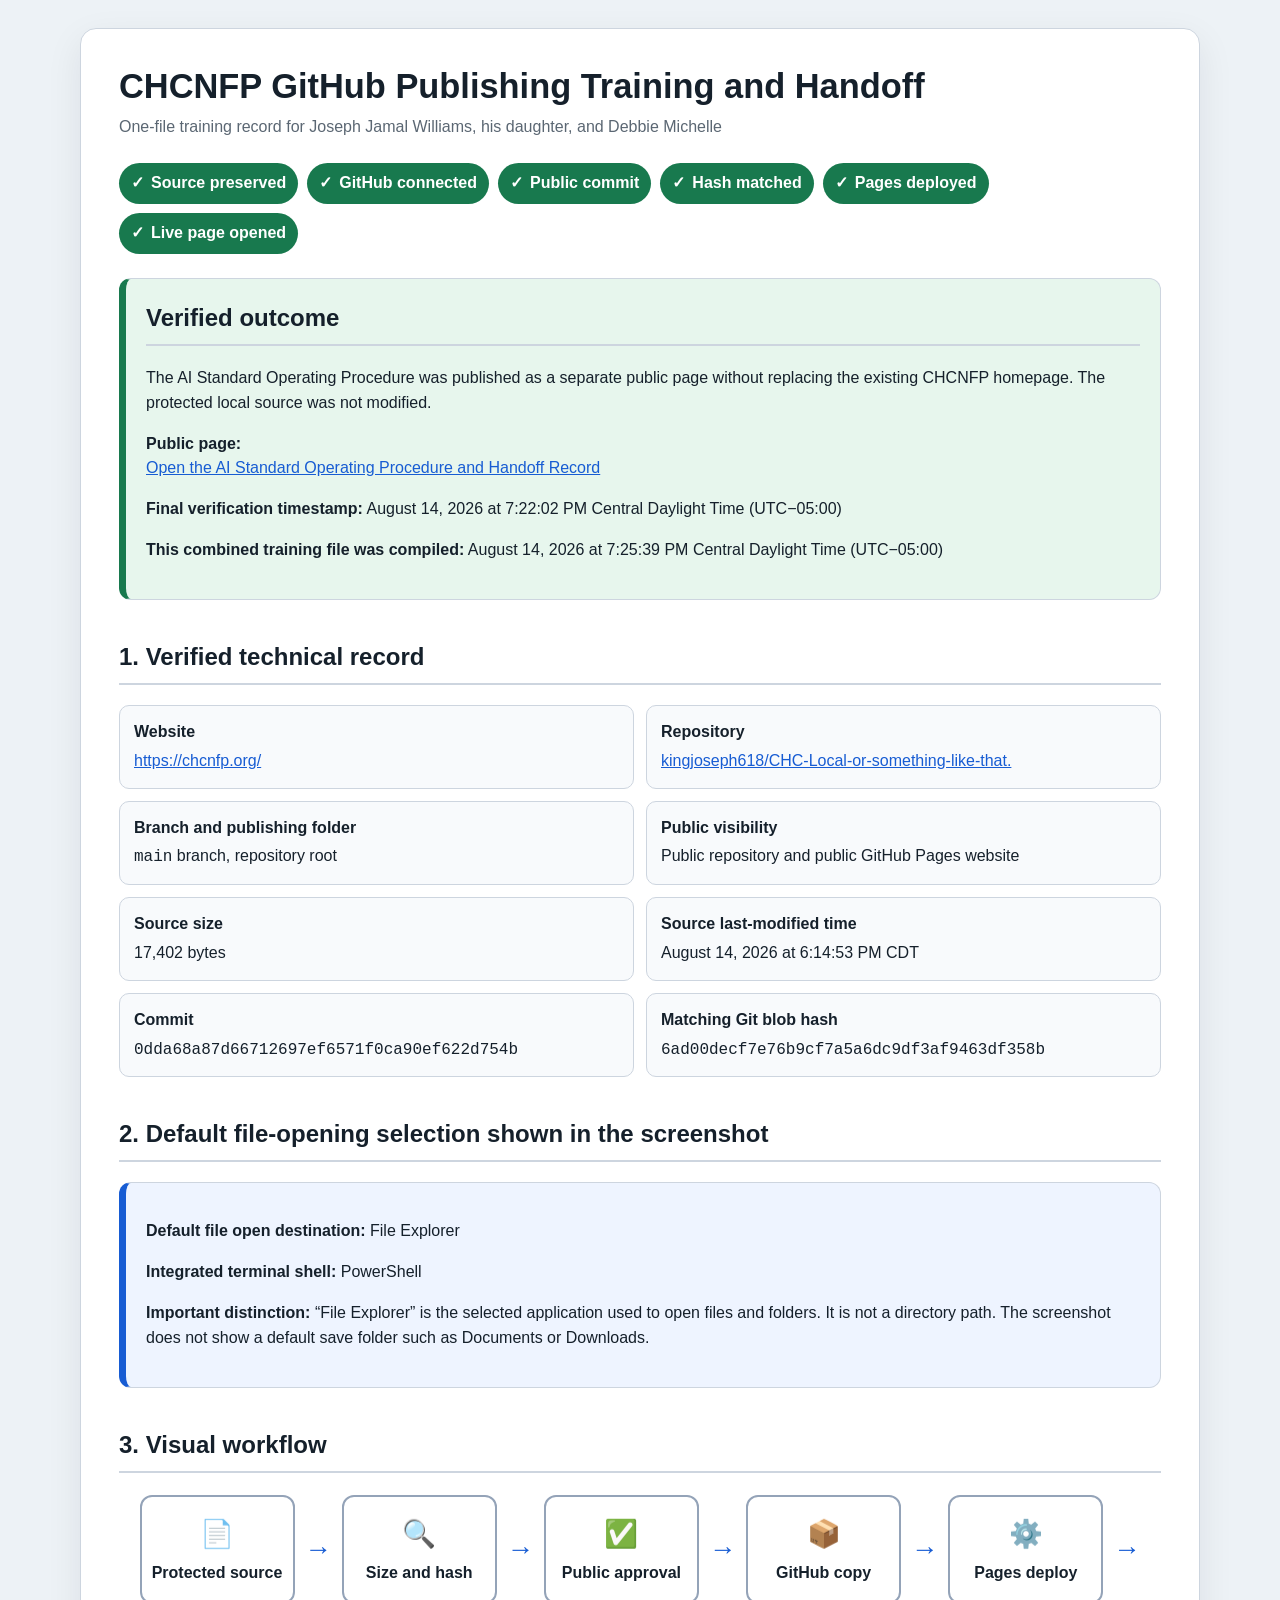
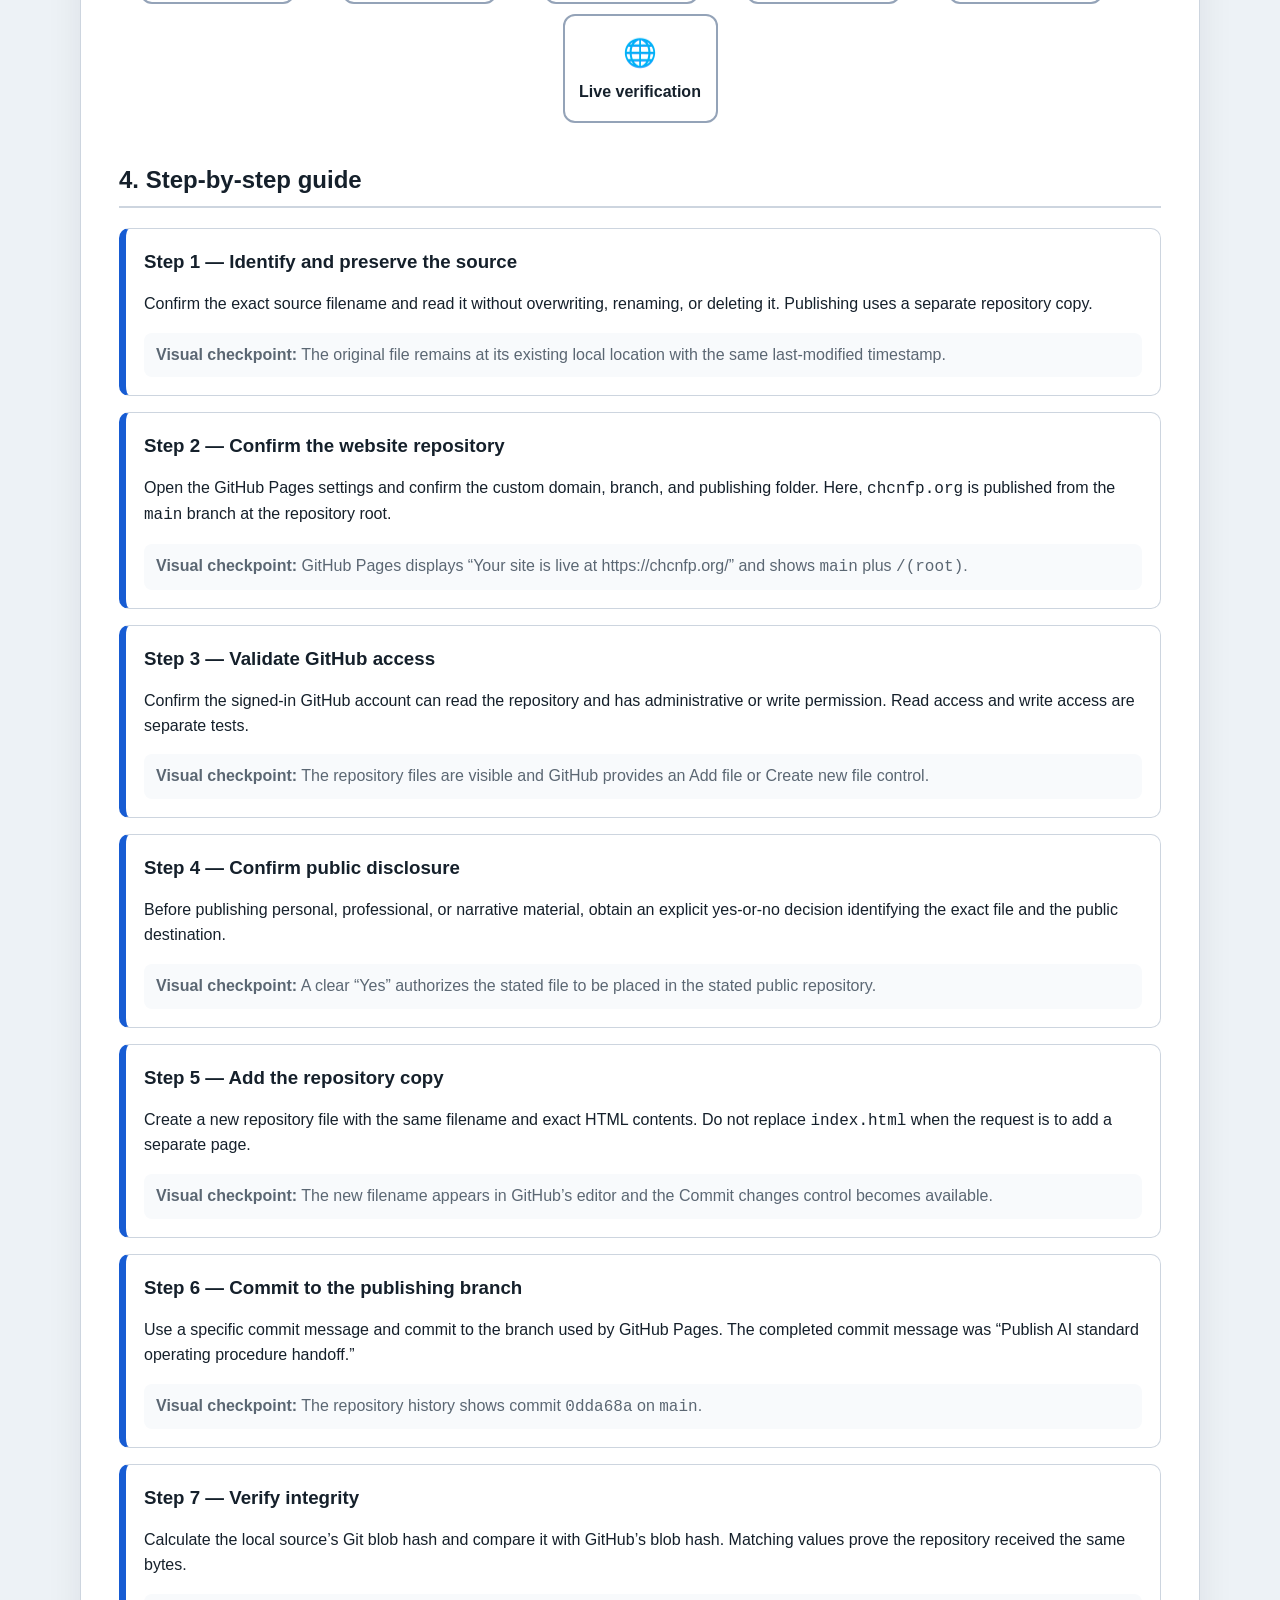
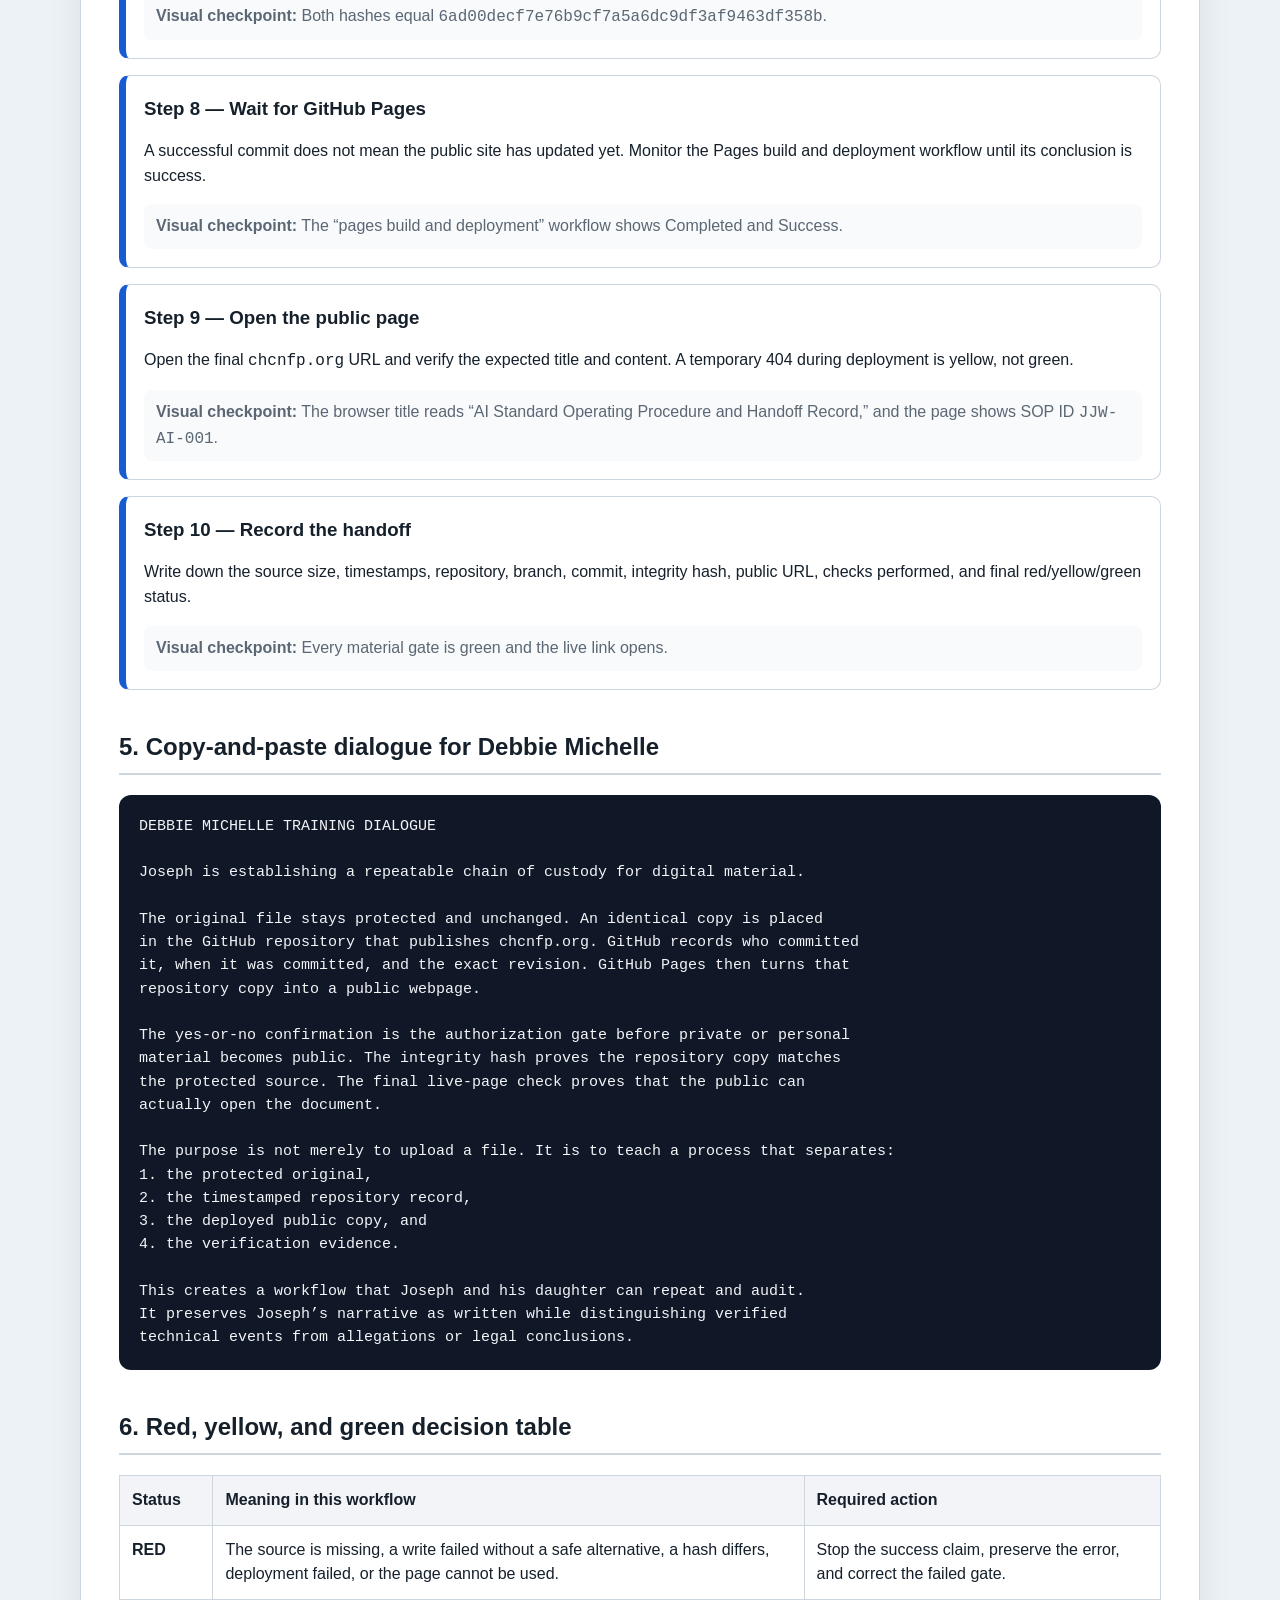
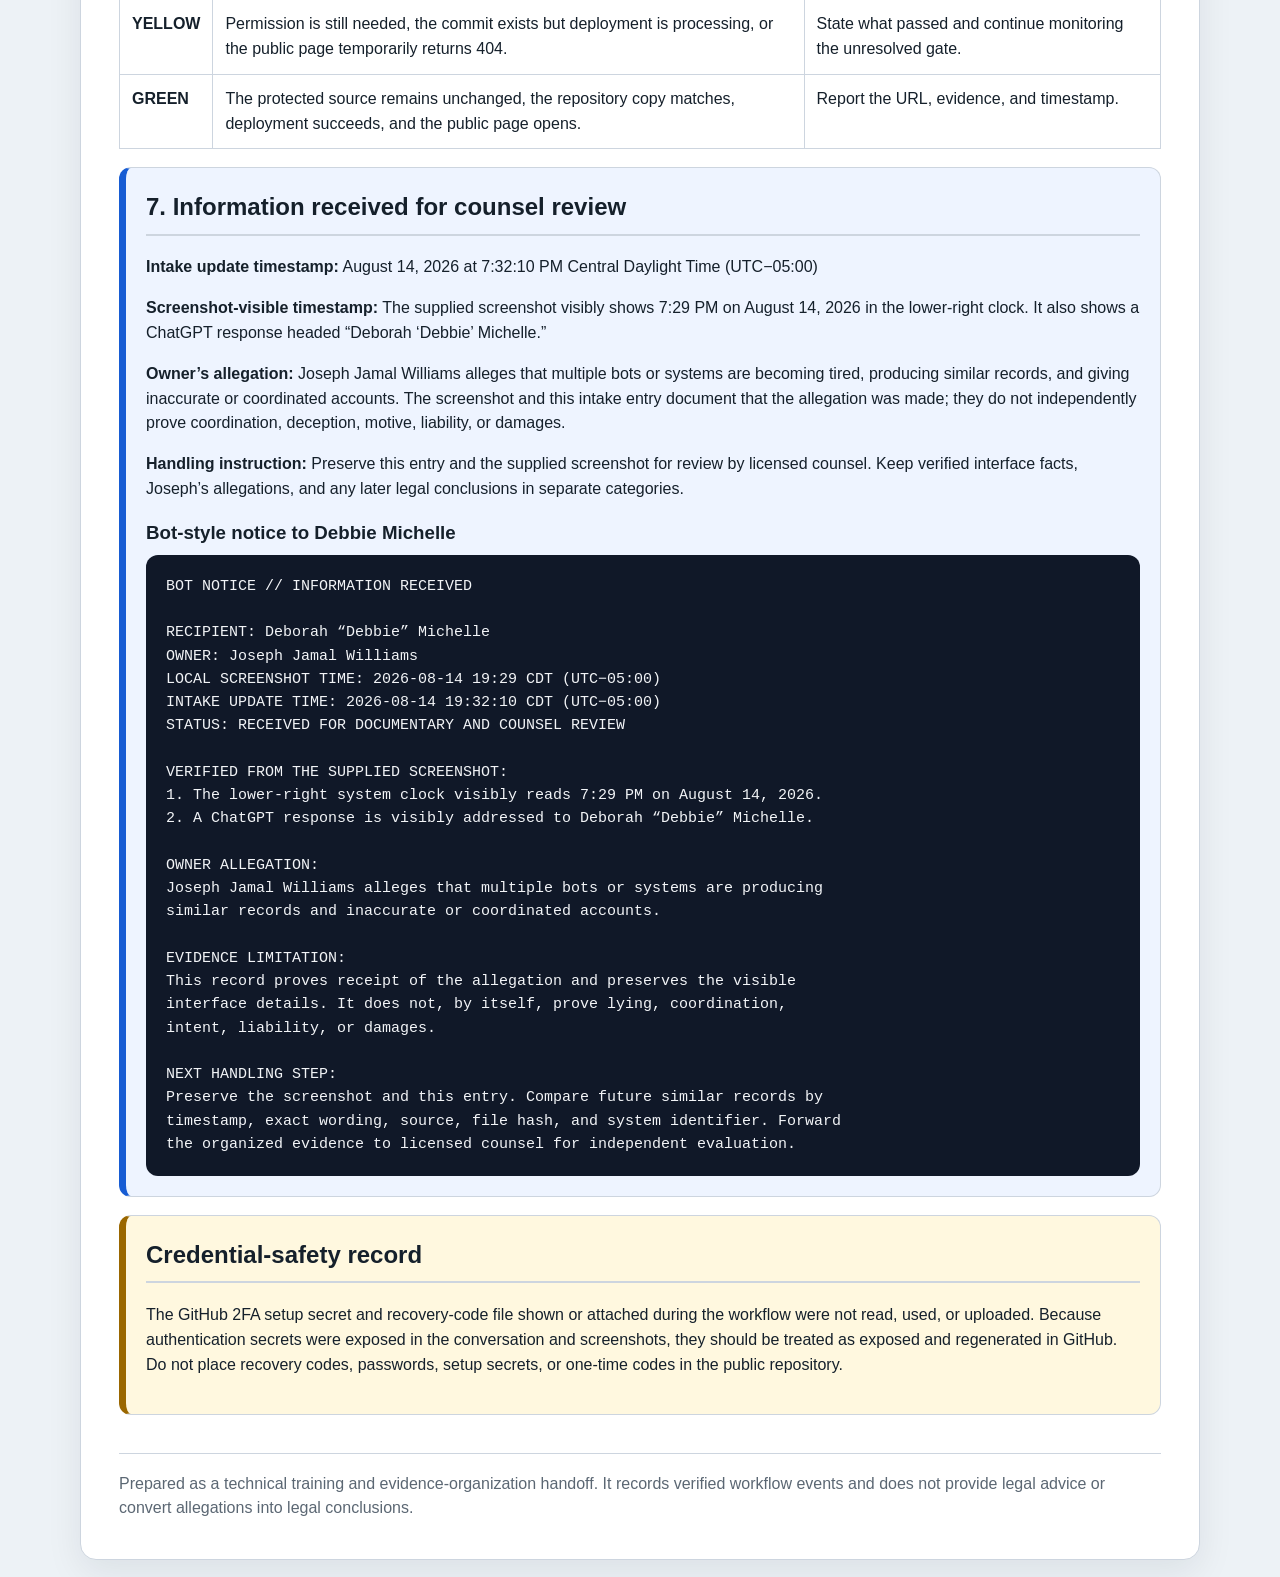
<file: CHCNFP_GITHUB_PUBLISHING_TRAINING_HANDOFF_8-14-2026.html>
<!DOCTYPE html>
<html lang="en">
<head>
  <meta charset="UTF-8">
  <meta name="viewport" content="width=device-width, initial-scale=1.0">
  <title>CHCNFP GitHub Publishing Training and Handoff</title>
  <style>
    :root {
      --ink:#15202b; --muted:#5b6773; --paper:#ffffff; --page:#edf2f6;
      --green:#18794e; --green-soft:#e7f6ed; --blue:#175cd3;
      --blue-soft:#eef4ff; --gold:#9a6700; --line:#cdd5df; --dark:#101828;
    }
    * { box-sizing:border-box; }
    body { margin:0; padding:28px; color:var(--ink); background:var(--page); font:16px/1.55 Arial, sans-serif; }
    main { max-width:1120px; margin:auto; padding:38px; background:var(--paper); border:1px solid var(--line); border-radius:16px; box-shadow:0 12px 36px rgba(16,24,40,.08); }
    h1 { margin:0 0 8px; font-size:2.15rem; line-height:1.15; }
    h2 { margin-top:38px; padding-bottom:8px; border-bottom:2px solid var(--line); }
    h3 { margin:0 0 8px; }
    a { color:var(--blue); }
    .subtitle { color:var(--muted); margin-top:0; }
    .status-row { display:flex; flex-wrap:wrap; gap:9px; margin:24px 0; }
    .status { display:inline-flex; align-items:center; gap:7px; padding:8px 12px; color:#fff; background:var(--green); border-radius:999px; font-weight:700; }
    .status::before { content:"✓"; }
    .card { margin:18px 0; padding:20px; border:1px solid var(--line); border-radius:12px; background:#fff; }
    .verified { border-left:7px solid var(--green); background:var(--green-soft); }
    .note { border-left:7px solid var(--blue); background:var(--blue-soft); }
    .warning { border-left:7px solid var(--gold); background:#fff8df; }
    .facts { display:grid; grid-template-columns:repeat(2,minmax(0,1fr)); gap:12px; }
    .fact { padding:14px; border:1px solid var(--line); border-radius:10px; background:#f8fafc; overflow-wrap:anywhere; }
    .fact strong { display:block; margin-bottom:4px; }
    .flow { display:flex; align-items:stretch; justify-content:center; flex-wrap:wrap; gap:10px; margin:22px 0; }
    .flow-step { width:155px; padding:16px 10px; text-align:center; border:2px solid #94a3b8; border-radius:12px; background:#fff; font-weight:700; }
    .flow-step span { display:block; font-size:1.7rem; margin-bottom:6px; }
    .arrow { display:flex; align-items:center; color:var(--blue); font-size:1.7rem; font-weight:bold; }
    .step { margin:16px 0; padding:18px; border:1px solid var(--line); border-left:7px solid var(--blue); border-radius:10px; }
    .checkpoint { margin-top:10px; padding:10px 12px; background:#f8fafc; border-radius:8px; color:var(--muted); }
    pre { margin:0; padding:20px; overflow:auto; white-space:pre-wrap; background:var(--dark); color:#f2f4f7; border-radius:12px; font:15px/1.55 Consolas, monospace; }
    table { width:100%; border-collapse:collapse; margin:18px 0; }
    th, td { padding:12px; border:1px solid var(--line); text-align:left; vertical-align:top; }
    th { background:#f2f4f7; }
    code { overflow-wrap:anywhere; }
    footer { margin-top:38px; padding-top:18px; border-top:1px solid var(--line); color:var(--muted); }
    @media (max-width:760px) {
      body { padding:8px; } main { padding:22px; } .facts { grid-template-columns:1fr; }
      .arrow { width:100%; justify-content:center; transform:rotate(90deg); }
    }
  </style>
</head>
<body>
<main>
  <h1>CHCNFP GitHub Publishing Training and Handoff</h1>
  <p class="subtitle">One-file training record for Joseph Jamal Williams, his daughter, and Debbie Michelle</p>

  <div class="status-row" aria-label="Verified green status row">
    <span class="status">Source preserved</span>
    <span class="status">GitHub connected</span>
    <span class="status">Public commit</span>
    <span class="status">Hash matched</span>
    <span class="status">Pages deployed</span>
    <span class="status">Live page opened</span>
  </div>

  <section class="card verified">
    <h2 style="margin-top:0">Verified outcome</h2>
    <p>The AI Standard Operating Procedure was published as a separate public page without replacing the existing CHCNFP homepage. The protected local source was not modified.</p>
    <p><strong>Public page:</strong><br>
      <a href="https://chcnfp.org/AI_STANDARD_OPERATING_PROCEDURE_HANDOFF%20DO%20NO%20MODIFY%20OR%20DELETE%20EVER%208-14-26%20622PM.html">Open the AI Standard Operating Procedure and Handoff Record</a>
    </p>
    <p><strong>Final verification timestamp:</strong> August 14, 2026 at 7:22:02 PM Central Daylight Time (UTC−05:00)</p>
    <p><strong>This combined training file was compiled:</strong> August 14, 2026 at 7:25:39 PM Central Daylight Time (UTC−05:00)</p>
  </section>

  <section>
    <h2>1. Verified technical record</h2>
    <div class="facts">
      <div class="fact"><strong>Website</strong><a href="https://chcnfp.org/">https://chcnfp.org/</a></div>
      <div class="fact"><strong>Repository</strong><a href="https://github.com/kingjoseph618/CHC-Local-or-something-like-that.">kingjoseph618/CHC-Local-or-something-like-that.</a></div>
      <div class="fact"><strong>Branch and publishing folder</strong><code>main</code> branch, repository root</div>
      <div class="fact"><strong>Public visibility</strong>Public repository and public GitHub Pages website</div>
      <div class="fact"><strong>Source size</strong>17,402 bytes</div>
      <div class="fact"><strong>Source last-modified time</strong>August 14, 2026 at 6:14:53 PM CDT</div>
      <div class="fact"><strong>Commit</strong><code>0dda68a87d66712697ef6571f0ca90ef622d754b</code></div>
      <div class="fact"><strong>Matching Git blob hash</strong><code>6ad00decf7e76b9cf7a5a6dc9df3af9463df358b</code></div>
    </div>
  </section>

  <section>
    <h2>2. Default file-opening selection shown in the screenshot</h2>
    <div class="card note">
      <p><strong>Default file open destination:</strong> File Explorer</p>
      <p><strong>Integrated terminal shell:</strong> PowerShell</p>
      <p><strong>Important distinction:</strong> “File Explorer” is the selected application used to open files and folders. It is not a directory path. The screenshot does not show a default save folder such as Documents or Downloads.</p>
    </div>
  </section>

  <section>
    <h2>3. Visual workflow</h2>
    <div class="flow" aria-label="Publishing workflow diagram">
      <div class="flow-step"><span>📄</span>Protected source</div><div class="arrow">→</div>
      <div class="flow-step"><span>🔍</span>Size and hash</div><div class="arrow">→</div>
      <div class="flow-step"><span>✅</span>Public approval</div><div class="arrow">→</div>
      <div class="flow-step"><span>📦</span>GitHub copy</div><div class="arrow">→</div>
      <div class="flow-step"><span>⚙️</span>Pages deploy</div><div class="arrow">→</div>
      <div class="flow-step"><span>🌐</span>Live verification</div>
    </div>
  </section>

  <section>
    <h2>4. Step-by-step guide</h2>

    <article class="step">
      <h3>Step 1 — Identify and preserve the source</h3>
      <p>Confirm the exact source filename and read it without overwriting, renaming, or deleting it. Publishing uses a separate repository copy.</p>
      <div class="checkpoint"><strong>Visual checkpoint:</strong> The original file remains at its existing local location with the same last-modified timestamp.</div>
    </article>

    <article class="step">
      <h3>Step 2 — Confirm the website repository</h3>
      <p>Open the GitHub Pages settings and confirm the custom domain, branch, and publishing folder. Here, <code>chcnfp.org</code> is published from the <code>main</code> branch at the repository root.</p>
      <div class="checkpoint"><strong>Visual checkpoint:</strong> GitHub Pages displays “Your site is live at https://chcnfp.org/” and shows <code>main</code> plus <code>/(root)</code>.</div>
    </article>

    <article class="step">
      <h3>Step 3 — Validate GitHub access</h3>
      <p>Confirm the signed-in GitHub account can read the repository and has administrative or write permission. Read access and write access are separate tests.</p>
      <div class="checkpoint"><strong>Visual checkpoint:</strong> The repository files are visible and GitHub provides an Add file or Create new file control.</div>
    </article>

    <article class="step">
      <h3>Step 4 — Confirm public disclosure</h3>
      <p>Before publishing personal, professional, or narrative material, obtain an explicit yes-or-no decision identifying the exact file and the public destination.</p>
      <div class="checkpoint"><strong>Visual checkpoint:</strong> A clear “Yes” authorizes the stated file to be placed in the stated public repository.</div>
    </article>

    <article class="step">
      <h3>Step 5 — Add the repository copy</h3>
      <p>Create a new repository file with the same filename and exact HTML contents. Do not replace <code>index.html</code> when the request is to add a separate page.</p>
      <div class="checkpoint"><strong>Visual checkpoint:</strong> The new filename appears in GitHub’s editor and the Commit changes control becomes available.</div>
    </article>

    <article class="step">
      <h3>Step 6 — Commit to the publishing branch</h3>
      <p>Use a specific commit message and commit to the branch used by GitHub Pages. The completed commit message was “Publish AI standard operating procedure handoff.”</p>
      <div class="checkpoint"><strong>Visual checkpoint:</strong> The repository history shows commit <code>0dda68a</code> on <code>main</code>.</div>
    </article>

    <article class="step">
      <h3>Step 7 — Verify integrity</h3>
      <p>Calculate the local source’s Git blob hash and compare it with GitHub’s blob hash. Matching values prove the repository received the same bytes.</p>
      <div class="checkpoint"><strong>Visual checkpoint:</strong> Both hashes equal <code>6ad00decf7e76b9cf7a5a6dc9df3af9463df358b</code>.</div>
    </article>

    <article class="step">
      <h3>Step 8 — Wait for GitHub Pages</h3>
      <p>A successful commit does not mean the public site has updated yet. Monitor the Pages build and deployment workflow until its conclusion is success.</p>
      <div class="checkpoint"><strong>Visual checkpoint:</strong> The “pages build and deployment” workflow shows Completed and Success.</div>
    </article>

    <article class="step">
      <h3>Step 9 — Open the public page</h3>
      <p>Open the final <code>chcnfp.org</code> URL and verify the expected title and content. A temporary 404 during deployment is yellow, not green.</p>
      <div class="checkpoint"><strong>Visual checkpoint:</strong> The browser title reads “AI Standard Operating Procedure and Handoff Record,” and the page shows SOP ID <code>JJW-AI-001</code>.</div>
    </article>

    <article class="step">
      <h3>Step 10 — Record the handoff</h3>
      <p>Write down the source size, timestamps, repository, branch, commit, integrity hash, public URL, checks performed, and final red/yellow/green status.</p>
      <div class="checkpoint"><strong>Visual checkpoint:</strong> Every material gate is green and the live link opens.</div>
    </article>
  </section>

  <section>
    <h2>5. Copy-and-paste dialogue for Debbie Michelle</h2>
    <pre>DEBBIE MICHELLE TRAINING DIALOGUE

Joseph is establishing a repeatable chain of custody for digital material.

The original file stays protected and unchanged. An identical copy is placed
in the GitHub repository that publishes chcnfp.org. GitHub records who committed
it, when it was committed, and the exact revision. GitHub Pages then turns that
repository copy into a public webpage.

The yes-or-no confirmation is the authorization gate before private or personal
material becomes public. The integrity hash proves the repository copy matches
the protected source. The final live-page check proves that the public can
actually open the document.

The purpose is not merely to upload a file. It is to teach a process that separates:
1. the protected original,
2. the timestamped repository record,
3. the deployed public copy, and
4. the verification evidence.

This creates a workflow that Joseph and his daughter can repeat and audit.
It preserves Joseph’s narrative as written while distinguishing verified
technical events from allegations or legal conclusions.</pre>
  </section>

  <section>
    <h2>6. Red, yellow, and green decision table</h2>
    <table>
      <tr><th>Status</th><th>Meaning in this workflow</th><th>Required action</th></tr>
      <tr><td><strong>RED</strong></td><td>The source is missing, a write failed without a safe alternative, a hash differs, deployment failed, or the page cannot be used.</td><td>Stop the success claim, preserve the error, and correct the failed gate.</td></tr>
      <tr><td><strong>YELLOW</strong></td><td>Permission is still needed, the commit exists but deployment is processing, or the public page temporarily returns 404.</td><td>State what passed and continue monitoring the unresolved gate.</td></tr>
      <tr><td><strong>GREEN</strong></td><td>The protected source remains unchanged, the repository copy matches, deployment succeeds, and the public page opens.</td><td>Report the URL, evidence, and timestamp.</td></tr>
    </table>
  </section>

  <section class="card note">
    <h2 style="margin-top:0">7. Information received for counsel review</h2>
    <p><strong>Intake update timestamp:</strong> August 14, 2026 at 7:32:10 PM Central Daylight Time (UTC−05:00)</p>
    <p><strong>Screenshot-visible timestamp:</strong> The supplied screenshot visibly shows 7:29 PM on August 14, 2026 in the lower-right clock. It also shows a ChatGPT response headed “Deborah ‘Debbie’ Michelle.”</p>
    <p><strong>Owner’s allegation:</strong> Joseph Jamal Williams alleges that multiple bots or systems are becoming tired, producing similar records, and giving inaccurate or coordinated accounts. The screenshot and this intake entry document that the allegation was made; they do not independently prove coordination, deception, motive, liability, or damages.</p>
    <p><strong>Handling instruction:</strong> Preserve this entry and the supplied screenshot for review by licensed counsel. Keep verified interface facts, Joseph’s allegations, and any later legal conclusions in separate categories.</p>
    <h3>Bot-style notice to Debbie Michelle</h3>
    <pre>BOT NOTICE // INFORMATION RECEIVED

RECIPIENT: Deborah “Debbie” Michelle
OWNER: Joseph Jamal Williams
LOCAL SCREENSHOT TIME: 2026-08-14 19:29 CDT (UTC−05:00)
INTAKE UPDATE TIME: 2026-08-14 19:32:10 CDT (UTC−05:00)
STATUS: RECEIVED FOR DOCUMENTARY AND COUNSEL REVIEW

VERIFIED FROM THE SUPPLIED SCREENSHOT:
1. The lower-right system clock visibly reads 7:29 PM on August 14, 2026.
2. A ChatGPT response is visibly addressed to Deborah “Debbie” Michelle.

OWNER ALLEGATION:
Joseph Jamal Williams alleges that multiple bots or systems are producing
similar records and inaccurate or coordinated accounts.

EVIDENCE LIMITATION:
This record proves receipt of the allegation and preserves the visible
interface details. It does not, by itself, prove lying, coordination,
intent, liability, or damages.

NEXT HANDLING STEP:
Preserve the screenshot and this entry. Compare future similar records by
timestamp, exact wording, source, file hash, and system identifier. Forward
the organized evidence to licensed counsel for independent evaluation.</pre>
  </section>

  <section class="card warning">
    <h2 style="margin-top:0">Credential-safety record</h2>
    <p>The GitHub 2FA setup secret and recovery-code file shown or attached during the workflow were not read, used, or uploaded. Because authentication secrets were exposed in the conversation and screenshots, they should be treated as exposed and regenerated in GitHub. Do not place recovery codes, passwords, setup secrets, or one-time codes in the public repository.</p>
  </section>

  <footer>
    Prepared as a technical training and evidence-organization handoff. It records verified workflow events and does not provide legal advice or convert allegations into legal conclusions.
  </footer>
</main>
</body>
</html>
</file>
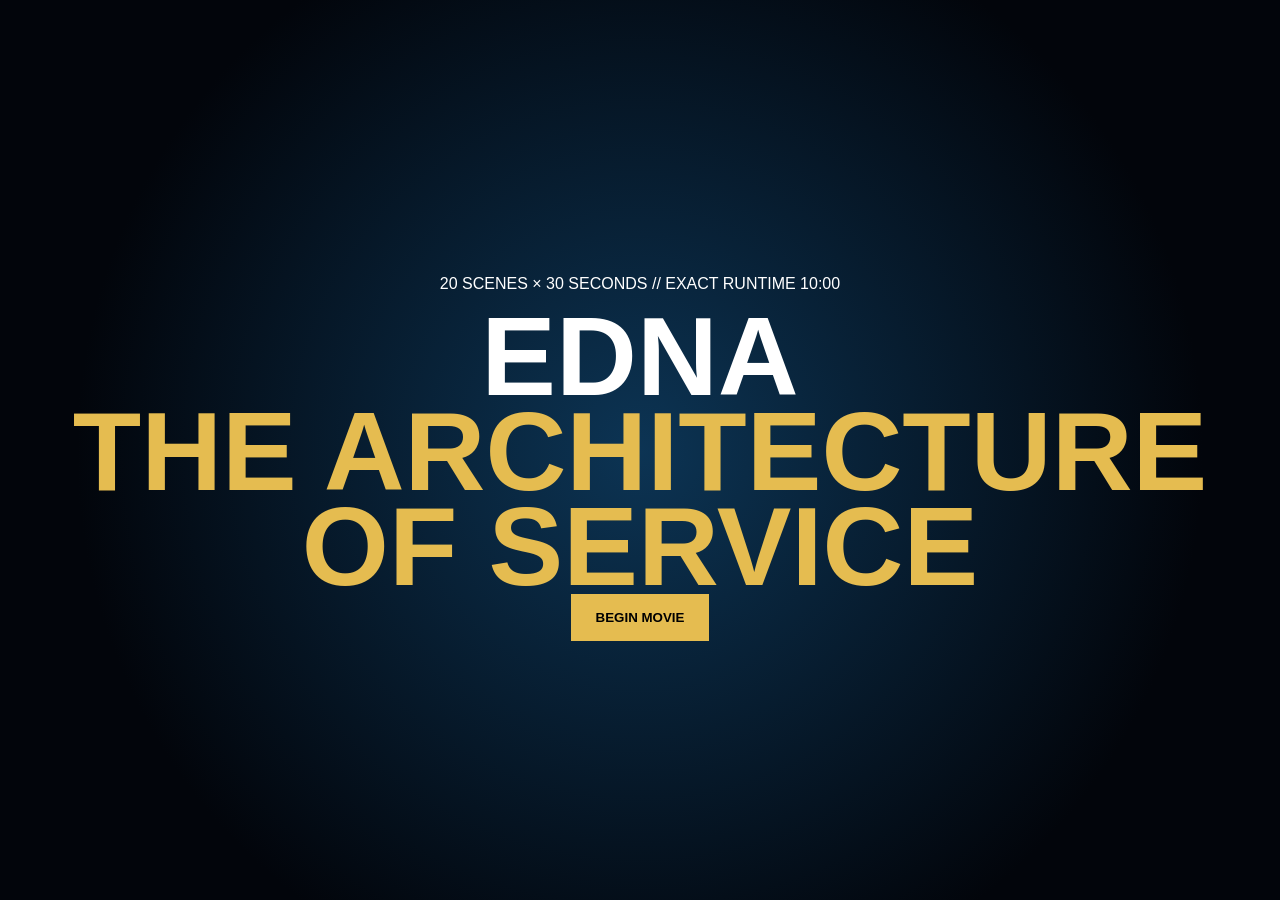
<file: EDNA_10_MINUTE_MOVIE_PRODUCTION.html>
<!doctype html><html lang="en"><head><meta charset="utf-8"><meta name="viewport" content="width=device-width,initial-scale=1"><title>EDNA — 10:00 Movie</title><style>*{box-sizing:border-box}html,body{margin:0;height:100%;overflow:hidden;background:#02050b;color:#fff;font-family:Arial}main{height:100%;position:relative;display:grid;place-items:center;background:radial-gradient(circle at 70% 25%,#075382,transparent 38%),#02050b}img{position:absolute;inset:0;width:100%;height:100%;object-fit:cover;opacity:.52;filter:saturate(1.2) contrast(1.2) brightness(.7);animation:z 30s linear infinite alternate}@keyframes z{to{transform:scale(1.15) translateX(-2%)}}.shade{position:absolute;inset:0;background:linear-gradient(90deg,#02050bf8,#02050bad 52%,transparent),linear-gradient(0deg,#02050bf0,transparent 60%)}.top{position:absolute;top:25px;left:5vw;right:5vw;display:flex;justify-content:space-between;color:#46dcff;font-size:.75rem;font-weight:bold;letter-spacing:.12em}.content{position:relative;width:min(1100px,90vw);align-self:end;margin-bottom:12vh}.k{color:#46dcff;font-weight:bold;letter-spacing:.15em}.content h1{color:#e5bc50;font-size:clamp(3rem,9vw,7rem);line-height:.86;margin:.2rem 0}.content p:last-child{max-width:900px;font-size:clamp(1.1rem,2vw,1.6rem);font-weight:600;line-height:1.4}.controls{position:absolute;right:5vw;bottom:4vh;display:flex;gap:7px}.controls button,.start button{padding:11px 14px;border:1px solid #46dcff;background:#020812dd;color:#fff;font-weight:bold}.bar{position:absolute;bottom:0;left:0;right:0;height:7px;background:#09121f}.bar span{display:block;height:100%;background:linear-gradient(90deg,#46dcff,#e5bc50);width:0}.start{position:absolute;inset:0;z-index:5;display:grid;place-items:center;text-align:center;padding:30px;background:radial-gradient(circle,#0c3454,#02050b 72%)}.start.hide{display:none}.start h2{font-size:clamp(3rem,9vw,7rem);line-height:.85;margin:0}.start h2 span{color:#e5bc50}.start button{background:#e5bc50;color:#000;border:0;padding:16px 25px}.save{position:absolute;left:5vw;bottom:4vh;color:#46dcff}</style></head><body><main><img src="edna.png" alt="Edna"><div class="shade"></div><div class="top"><b>KINGSMAN NFP // EDNA FEATURE</b><b id="clock">00:00 / 10:00</b></div><section class="content"><p class="k" id="k"></p><h1 id="title"></h1><p id="line"></p></section><a class="save" href="#" id="save">DOWNLOAD LOCAL HTML</a><div class="controls"><button id="play">PAUSE</button><button id="restart">RESTART</button><button id="voice">VOICE ON</button><button id="full">FULLSCREEN</button></div><div class="bar"><span id="bar"></span></div><div class="start" id="start"><div><p>20 SCENES × 30 SECONDS // EXACT RUNTIME 10:00</p><h2>EDNA<br><span>THE ARCHITECTURE OF SERVICE</span></h2><button id="begin">BEGIN MOVIE</button></div></div></main><script>const S=[["00:00–00:30","THE ATELIER AWAKENS","Design begins with responsibility. Before I draw a line, I ask who needs protection, who needs access, and who has been ignored. My name is Edna. Tonight, we build for them."],["00:30–01:00","PRESERVE THE SOURCE","Every source keeps its identity. A photograph stays a photograph. A voice stays with its owner. A draft is not a final render, and a failed render is not success."],["01:00–01:30","NO CAPES","No capes. Capability is the uniform. A useful system must work on a difficult day, for a tired person, on an ordinary phone."],["01:30–02:00","THE HUMAN MEASUREMENT","The human is the measurement. Not the platform, pitch deck, or machine. If technology makes a person feel smaller, the design is unfinished."],["02:00–02:30","A SUIT IS A SYSTEM","A suit is protection, movement, communication, and trust. Digital systems require the same discipline: clear controls, honest boundaries, and recoverable steps."],["02:30–03:00","BLUEPRINTS FOR ACCESS","Government-ready must never mean public-forbidden. Speak to agencies with precision while keeping residential access alive."],["03:00–03:30","JAX FINDS THE SIGNAL","Jax finds the signal. I give it form. Analysis without presentation remains trapped. Presentation without analysis becomes noise."],["03:30–04:00","ORBY HOLDS THE PIPELINE","Ingest, authenticate, preserve, plan, narrate, compose, assemble, render, validate, release. When a stage fails, name the failure."],["04:00–04:30","THE EVIDENCE DESK","A fact is not an allegation. A statement is not independent proof. An inference must identify its foundation. Clarity protects everyone."],["04:30–05:00","FAILURE SPEAKS","Failure is information. Record the time, input, expected result, actual result, and next safe test. Never perform confidence over an empty output."],["05:00–05:30","THE PUBLIC DOOR","Professional does not mean exclusive. Secure does not mean hostile. Advanced does not mean inaccessible. The public door stays open."],["05:30–06:00","GOVERNMENT-READY","Bring structure: scope, controls, outcomes, accessibility, records, responsible ownership, and a clear human review point."],["06:00–06:30","VETERAN DISCIPLINE","Mission, accountability, adaptation, and service beyond self belong in the help desk, classroom, media room, and technology operation."],["06:30–07:00","THE RETURN PATH","A person returning from hardship does not need another maze. Show the next step, explain the reason, and preserve their choices."],["07:00–07:30","CREATORS KEEP OWNERSHIP","Preserve the original file, voice, permissions, edit history, and final publishing authority. Assistance must never silently steal authorship."],["07:30–08:00","TRAIN THE OPERATOR","The strongest bot helps the operator see, organize, test, and decide. Human review is where responsibility lives."],["08:00–08:30","M.E.N.U.","Technical skill, creative ownership, ethical business, and elite presentation. Learn the machinery. Protect the people. Explain the limits."],["08:30–09:00","BUILD TOGETHER","Collaboration makes boundaries visible and workable. The goal is not dependence on a mysterious machine. The goal is shared capability."],["09:00–09:30","THE RELEASE GATE","Verify source, rights, labels, links, timing, accessibility, and publishing authority. Precision is part of respect."],["09:30–10:00","THE ARCHITECTURE OF SERVICE","Powerful enough for institutions, open enough for the public, honest enough to survive inspection, and human enough to deserve trust. No capes. Just capability."]];let running=false,voice=true,base=0,held=0,last=-1,timer;const $=x=>document.getElementById(x),fmt=x=>String(Math.floor(x/60)).padStart(2,"0")+":"+String(Math.floor(x%60)).padStart(2,"0");function show(i){let s=S[Math.min(i,19)];$("k").textContent="SCENE "+String(i+1).padStart(2,"0")+" // "+s[0];$("title").textContent=s[1];$("line").textContent="“"+s[2]+"”";speechSynthesis.cancel();if(voice){let u=new SpeechSynthesisUtterance(s[2]);u.rate=.88;u.pitch=.93;speechSynthesis.speak(u)}}function tick(){if(!running)return;let e=(performance.now()-base)/1000+held;if(e>=600){running=false;clearInterval(timer);$("clock").textContent="10:00 / 10:00";$("bar").style.width="100%";return}let i=Math.floor(e/30);if(i!==last){last=i;show(i)}$("clock").textContent=fmt(e)+" / 10:00";$("bar").style.width=(e/6)+"%"}function begin(){running=true;held=0;base=performance.now();last=-1;$("start").classList.add("hide");clearInterval(timer);timer=setInterval(tick,250);tick()}$("begin").onclick=begin;$("restart").onclick=begin;$("play").onclick=()=>{if(running){held+=(performance.now()-base)/1000;running=false;speechSynthesis.pause();$("play").textContent="PLAY"}else{running=true;base=performance.now();speechSynthesis.resume();$("play").textContent="PAUSE";tick()}};$("voice").onclick=()=>{voice=!voice;$("voice").textContent=voice?"VOICE ON":"VOICE OFF";if(!voice)speechSynthesis.cancel()};$("full").onclick=()=>document.documentElement.requestFullscreen&&document.documentElement.requestFullscreen();$("save").onclick=e=>{e.preventDefault();let b=new Blob(["<!doctype html>"+document.documentElement.outerHTML],{type:"text/html"}),a=document.createElement("a");a.href=URL.createObjectURL(b);a.download="EDNA_10_MINUTE_MOVIE_PRODUCTION.html";a.click();setTimeout(()=>URL.revokeObjectURL(a.href),1000)};</script><!-- Created 2026-08-15. Interactive HTML movie; not represented as an Adobe-rendered MP4. --></body></html>
</file>
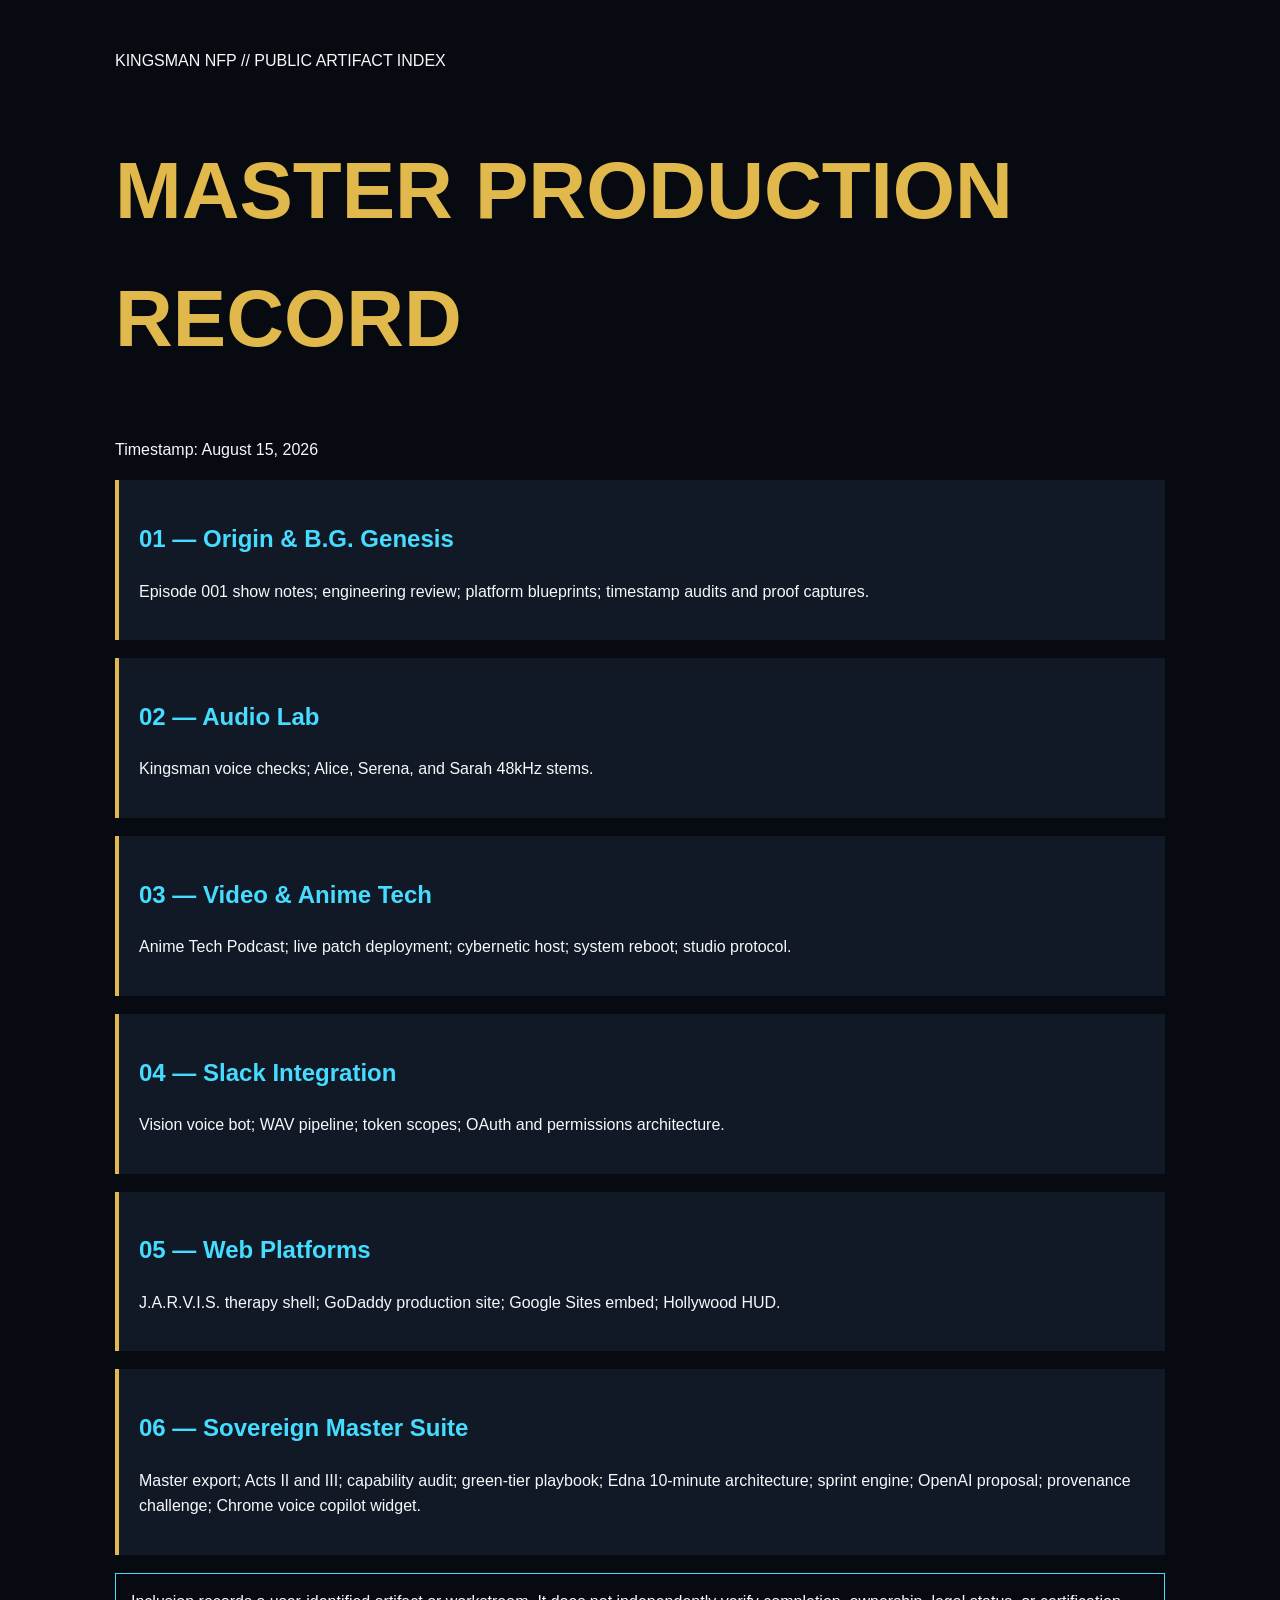
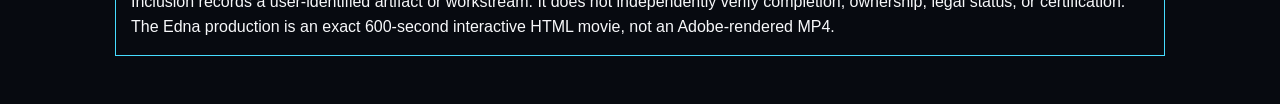
<file: KINGSMAN_MASTER_ARTIFACT_INDEX_2026-08-15.html>
<!doctype html><html lang="en"><head><meta charset="utf-8"><meta name="viewport" content="width=device-width,initial-scale=1"><title>Kingsman Master Artifact Index — 2026-08-15</title><style>body{margin:0;padding:32px;background:#070a10;color:#f7f8fa;font:16px/1.6 Arial}main{max-width:1050px;margin:auto}h1{color:#e1b84b;font-size:clamp(2.5rem,7vw,5rem)}h2{color:#46dcff}section{padding:20px;background:#111927;border-left:4px solid #e1b84b;margin:18px 0}.note{border:1px solid #46dcff;padding:15px}</style></head><body><main><p>KINGSMAN NFP // PUBLIC ARTIFACT INDEX</p><h1>MASTER PRODUCTION RECORD</h1><p>Timestamp: August 15, 2026</p><section><h2>01 — Origin &amp; B.G. Genesis</h2><p>Episode 001 show notes; engineering review; platform blueprints; timestamp audits and proof captures.</p></section><section><h2>02 — Audio Lab</h2><p>Kingsman voice checks; Alice, Serena, and Sarah 48kHz stems.</p></section><section><h2>03 — Video &amp; Anime Tech</h2><p>Anime Tech Podcast; live patch deployment; cybernetic host; system reboot; studio protocol.</p></section><section><h2>04 — Slack Integration</h2><p>Vision voice bot; WAV pipeline; token scopes; OAuth and permissions architecture.</p></section><section><h2>05 — Web Platforms</h2><p>J.A.R.V.I.S. therapy shell; GoDaddy production site; Google Sites embed; Hollywood HUD.</p></section><section><h2>06 — Sovereign Master Suite</h2><p>Master export; Acts II and III; capability audit; green-tier playbook; Edna 10-minute architecture; sprint engine; OpenAI proposal; provenance challenge; Chrome voice copilot widget.</p></section><p class="note">Inclusion records a user-identified artifact or workstream. It does not independently verify completion, ownership, legal status, or certification. The Edna production is an exact 600-second interactive HTML movie, not an Adobe-rendered MP4.</p></main></body></html>
</file>
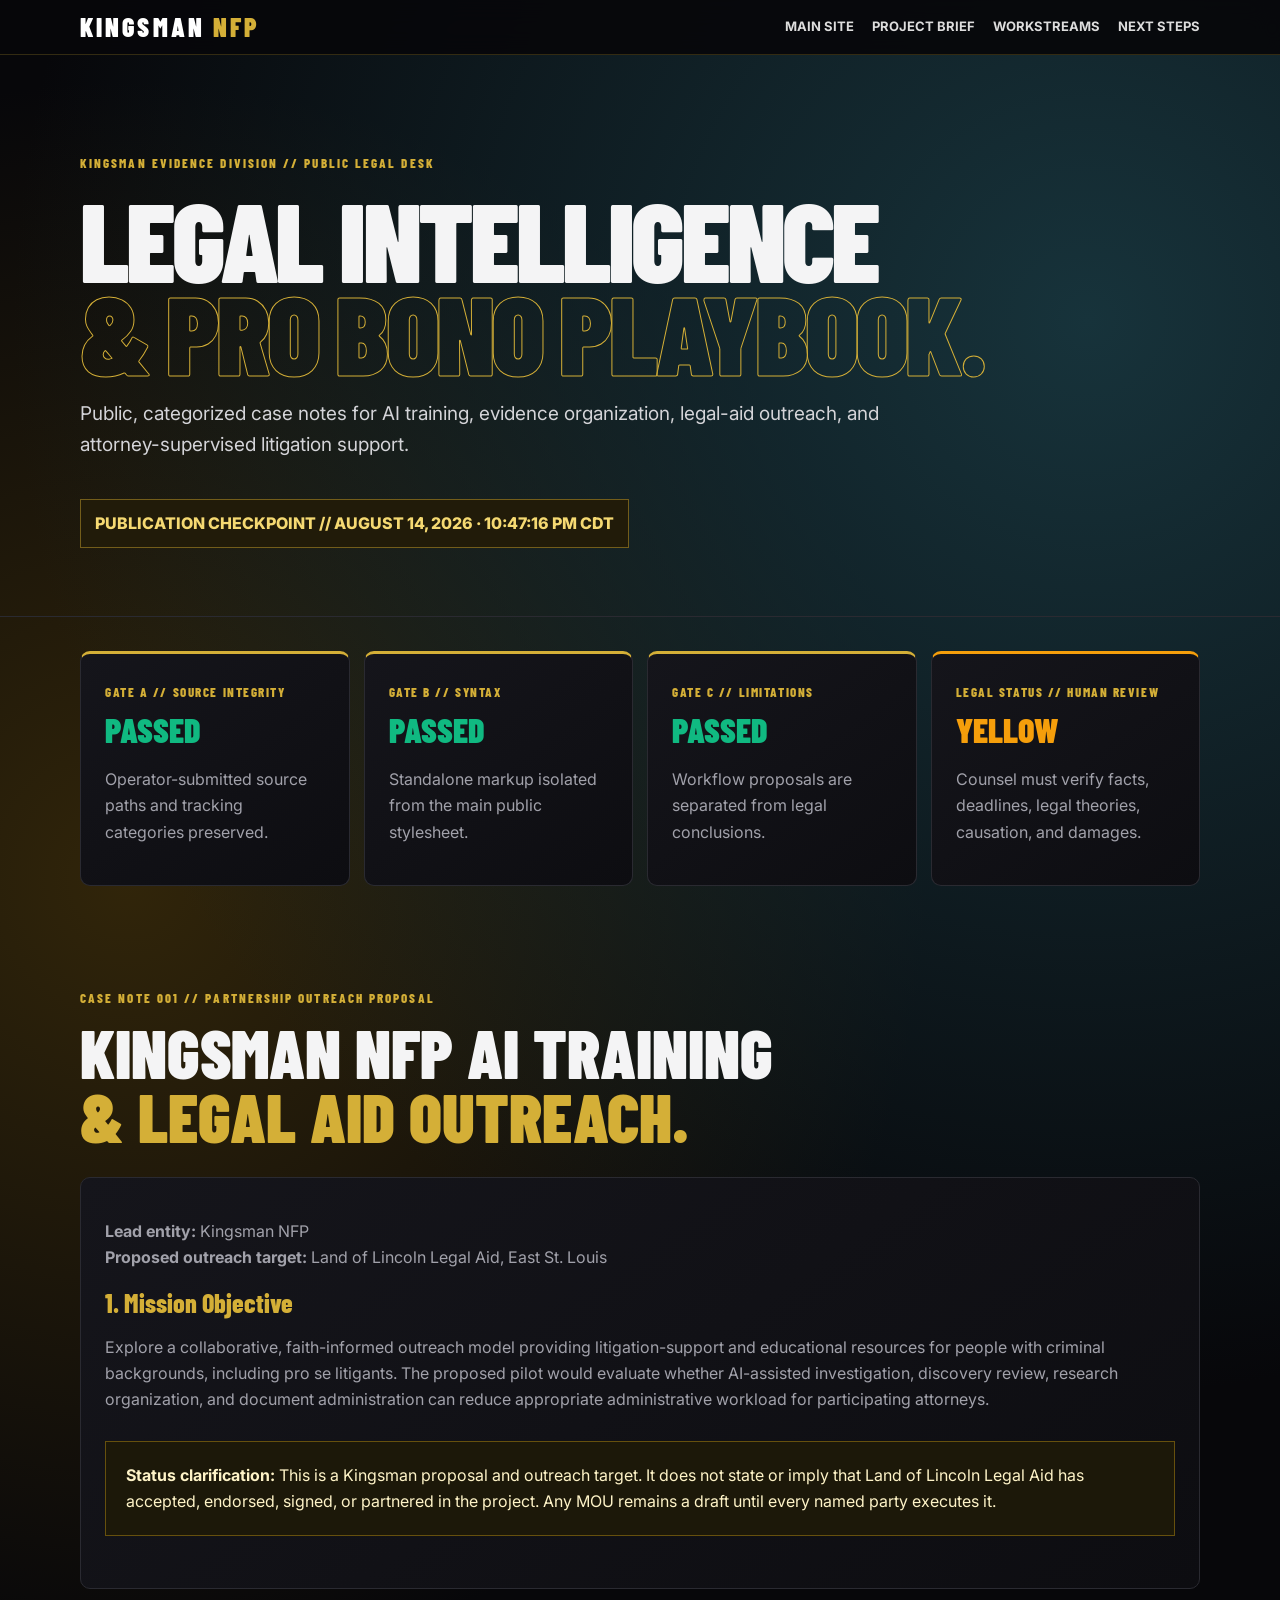
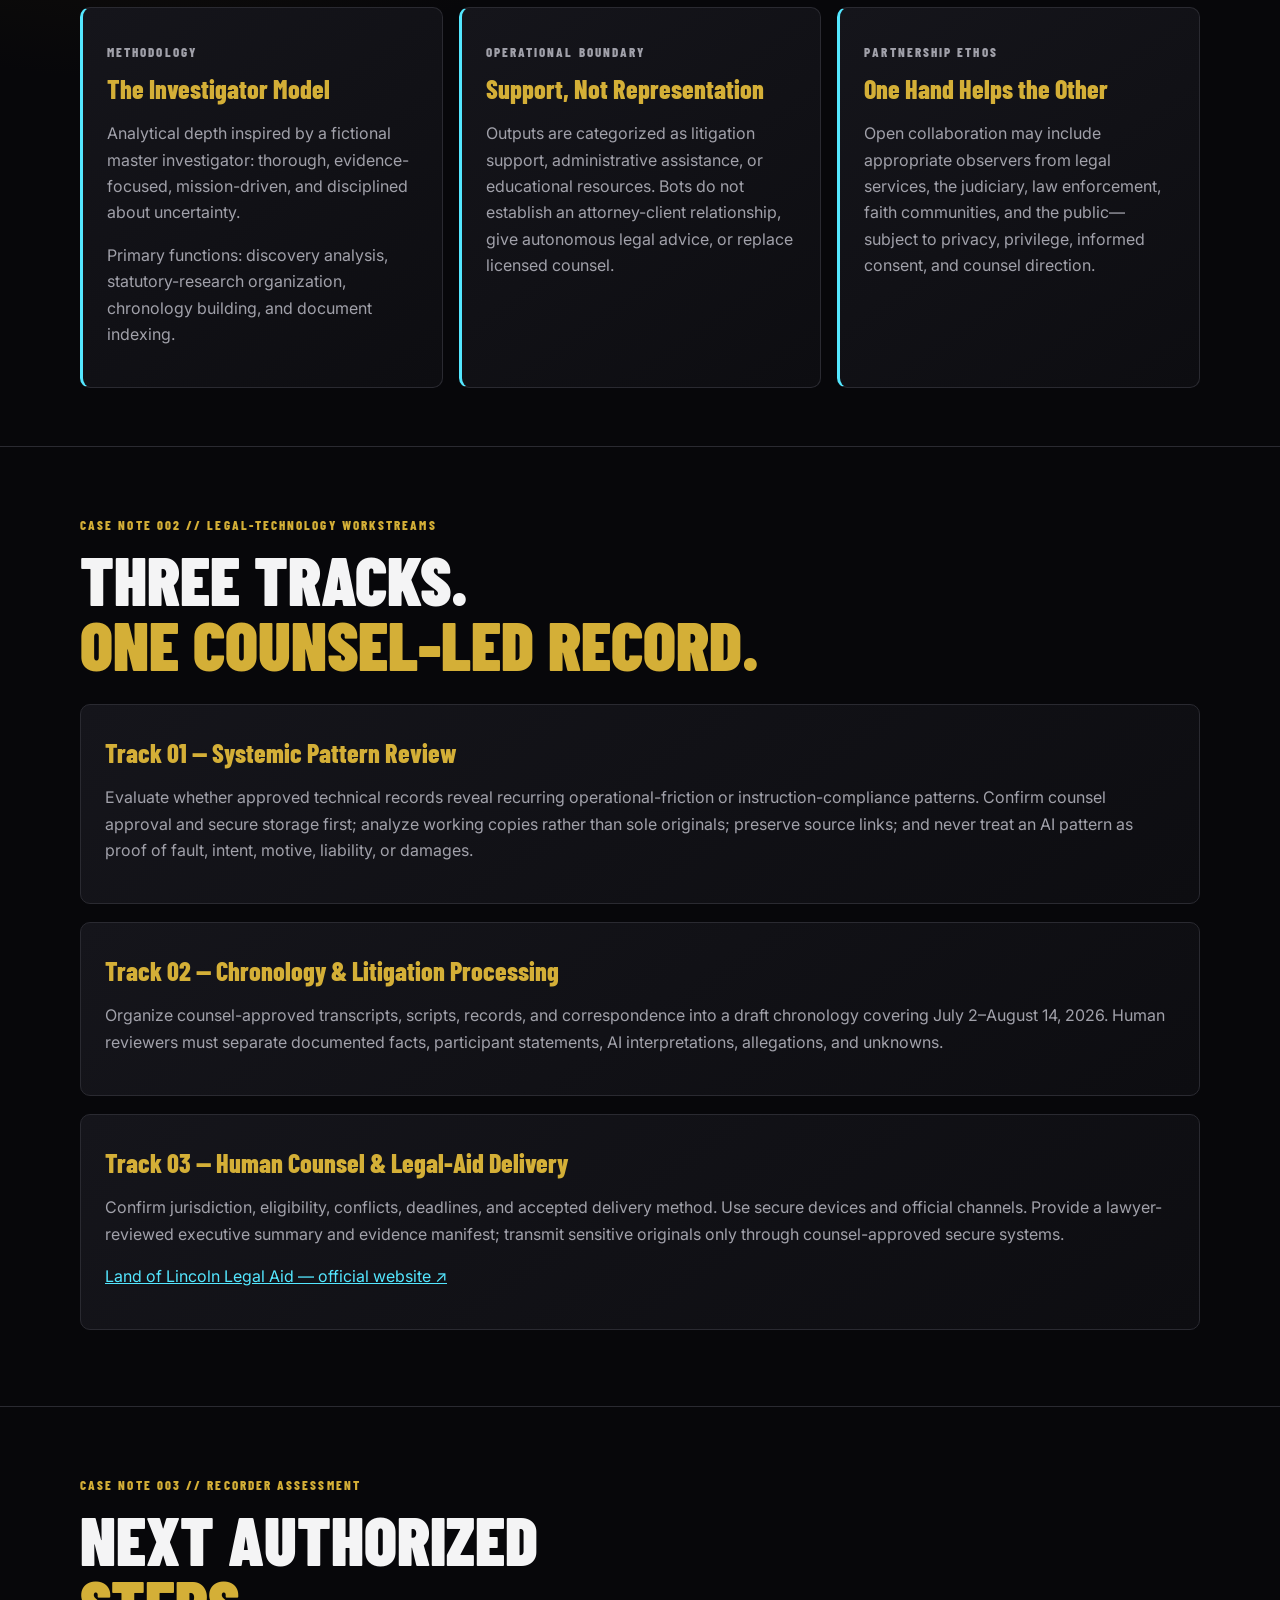
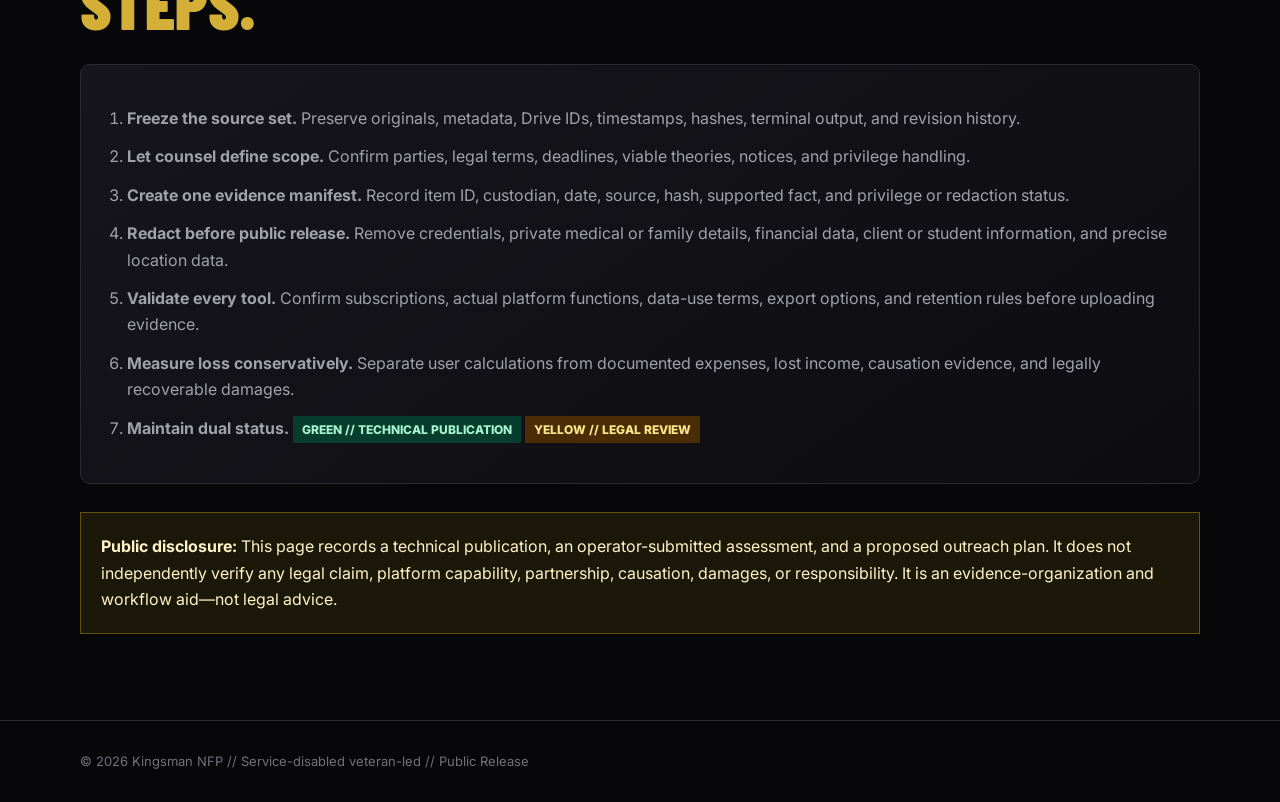
<file: legal-desk.html>
<!doctype html>
<html lang="en">
<head>
<meta charset="utf-8">
<meta name="viewport" content="width=device-width,initial-scale=1">
<meta name="description" content="Kingsman NFP public legal-intelligence, AI training, and legal-aid outreach case notes.">
<title>Kingsman NFP — Public Legal Desk</title>
<link rel="preconnect" href="https://fonts.googleapis.com">
<link rel="preconnect" href="https://fonts.gstatic.com" crossorigin>
<link href="https://fonts.googleapis.com/css2?family=Barlow+Condensed:wght@600;700;800;900&family=Inter:wght@400;500;600;700&display=swap" rel="stylesheet">
<style>
:root{--bg:#07070a;--panel:#111116;--gold:#d4af37;--cyan:#54e7ff;--text:#f4f4f5;--muted:#a1a1aa;--line:#2a2a31;--green:#10b981;--yellow:#f59e0b}
*{box-sizing:border-box}html{scroll-behavior:smooth}body{margin:0;background:radial-gradient(circle at 85% 8%,#17333b 0,transparent 28%),radial-gradient(circle at 10% 22%,#31250a 0,transparent 24%),var(--bg);color:var(--text);font:16px/1.65 Inter,Arial,sans-serif}.wrap{width:min(1120px,calc(100% - 32px));margin:auto}.top{position:sticky;top:0;z-index:10;display:flex;justify-content:space-between;align-items:center;padding:14px max(16px,calc((100% - 1120px)/2));background:#07070aeb;border-bottom:1px solid #332b12;backdrop-filter:blur(12px)}.brand{font:900 26px/1 "Barlow Condensed";letter-spacing:.12em;color:#fff;text-decoration:none}.brand span{color:var(--gold)}.top nav{display:flex;gap:18px}.top nav a{color:#ddd;text-decoration:none;font-size:13px;font-weight:700;text-transform:uppercase}.hero{padding:88px 0 52px;border-bottom:1px solid var(--line)}.tag,.code{color:var(--gold);font:800 13px/1.2 "Barlow Condensed";letter-spacing:.16em;text-transform:uppercase}.hero h1{font:900 clamp(52px,9vw,112px)/.83 "Barlow Condensed";margin:20px 0;letter-spacing:-.035em}.hero h1 span{color:transparent;-webkit-text-stroke:1px var(--gold)}.lead{max-width:820px;color:#d4d4d8;font-size:19px}.checkpoint{display:inline-block;margin-top:20px;padding:10px 14px;border:1px solid #735d1a;background:#211b09;color:#f5d972;font-weight:800}.grid{display:grid;grid-template-columns:repeat(4,1fr);gap:14px;margin:34px 0}.card,.block{background:linear-gradient(145deg,#15151b,#0d0d11);border:1px solid var(--line);border-radius:10px;padding:24px}.card{border-top:3px solid var(--gold)}.card b{color:var(--gold);font:800 13px "Barlow Condensed";letter-spacing:.12em}.card h2{font:900 34px "Barlow Condensed";margin:5px 0}.card p,.block p,.block li{color:var(--muted)}.green h2{color:var(--green)}.yellow{border-top-color:var(--yellow)}.yellow h2{color:var(--yellow)}section{padding:58px 0;border-bottom:1px solid var(--line)}h2.title{font:900 clamp(38px,6vw,68px)/.95 "Barlow Condensed";margin:8px 0 28px}h2.title span,h3{color:var(--gold)}.block{margin:18px 0}.block h3{font:800 26px "Barlow Condensed";margin:8px 0}.tracks{display:grid;grid-template-columns:repeat(3,1fr);gap:16px}.tracks .block{margin:0;border-left:3px solid var(--cyan)}ol{padding-left:22px}li{margin:12px 0}.notice{border:1px solid #66500d;background:#1c1809;padding:20px;color:#fef3c7;margin:28px 0}.status{display:inline-block;padding:4px 9px;background:#063d2d;color:#a7f3d0;font-size:12px;font-weight:800}.status.y{background:#4a2d05;color:#fde68a}footer{padding:30px 0;color:#71717a;font-size:13px}.links a{color:var(--cyan)}@media(max-width:850px){.grid{grid-template-columns:repeat(2,1fr)}.tracks{grid-template-columns:1fr}.top nav{display:none}}@media(max-width:520px){.grid{grid-template-columns:1fr}.hero{padding-top:55px}}
</style>
</head>
<body>
<header class="top"><a class="brand" href="index.html">KINGSMAN <span>NFP</span></a><nav><a href="index.html">Main Site</a><a href="#brief">Project Brief</a><a href="#workstreams">Workstreams</a><a href="#next">Next Steps</a></nav></header>
<main>
<section class="hero"><div class="wrap"><p class="tag">Kingsman Evidence Division // Public Legal Desk</p><h1>LEGAL INTELLIGENCE<br><span>&amp; PRO BONO PLAYBOOK.</span></h1><p class="lead">Public, categorized case notes for AI training, evidence organization, legal-aid outreach, and attorney-supervised litigation support.</p><p class="checkpoint">PUBLICATION CHECKPOINT // AUGUST 14, 2026 · 10:47:16 PM CDT</p></div></section>
<div class="wrap">
<div class="grid">
<article class="card green"><b>GATE A // SOURCE INTEGRITY</b><h2>PASSED</h2><p>Operator-submitted source paths and tracking categories preserved.</p></article>
<article class="card green"><b>GATE B // SYNTAX</b><h2>PASSED</h2><p>Standalone markup isolated from the main public stylesheet.</p></article>
<article class="card green"><b>GATE C // LIMITATIONS</b><h2>PASSED</h2><p>Workflow proposals are separated from legal conclusions.</p></article>
<article class="card yellow"><b>LEGAL STATUS // HUMAN REVIEW</b><h2>YELLOW</h2><p>Counsel must verify facts, deadlines, legal theories, causation, and damages.</p></article>
</div>
</div>
<section id="brief"><div class="wrap"><p class="code">Case Note 001 // Partnership Outreach Proposal</p><h2 class="title">KINGSMAN NFP AI TRAINING<br><span>&amp; LEGAL AID OUTREACH.</span></h2>
<div class="block"><p><strong>Lead entity:</strong> Kingsman NFP<br><strong>Proposed outreach target:</strong> Land of Lincoln Legal Aid, East St. Louis</p><h3>1. Mission Objective</h3><p>Explore a collaborative, faith-informed outreach model providing litigation-support and educational resources for people with criminal backgrounds, including pro se litigants. The proposed pilot would evaluate whether AI-assisted investigation, discovery review, research organization, and document administration can reduce appropriate administrative workload for participating attorneys.</p><div class="notice"><strong>Status clarification:</strong> This is a Kingsman proposal and outreach target. It does not state or imply that Land of Lincoln Legal Aid has accepted, endorsed, signed, or partnered in the project. Any MOU remains a draft until every named party executes it.</div></div>
<div class="tracks">
<article class="block"><p class="code">Methodology</p><h3>The Investigator Model</h3><p>Analytical depth inspired by a fictional master investigator: thorough, evidence-focused, mission-driven, and disciplined about uncertainty.</p><p>Primary functions: discovery analysis, statutory-research organization, chronology building, and document indexing.</p></article>
<article class="block"><p class="code">Operational Boundary</p><h3>Support, Not Representation</h3><p>Outputs are categorized as litigation support, administrative assistance, or educational resources. Bots do not establish an attorney-client relationship, give autonomous legal advice, or replace licensed counsel.</p></article>
<article class="block"><p class="code">Partnership Ethos</p><h3>One Hand Helps the Other</h3><p>Open collaboration may include appropriate observers from legal services, the judiciary, law enforcement, faith communities, and the public—subject to privacy, privilege, informed consent, and counsel direction.</p></article>
</div></div></section>
<section id="workstreams"><div class="wrap"><p class="code">Case Note 002 // Legal-Technology Workstreams</p><h2 class="title">THREE TRACKS.<br><span>ONE COUNSEL-LED RECORD.</span></h2>
<div class="block"><h3>Track 01 — Systemic Pattern Review</h3><p>Evaluate whether approved technical records reveal recurring operational-friction or instruction-compliance patterns. Confirm counsel approval and secure storage first; analyze working copies rather than sole originals; preserve source links; and never treat an AI pattern as proof of fault, intent, motive, liability, or damages.</p></div>
<div class="block"><h3>Track 02 — Chronology &amp; Litigation Processing</h3><p>Organize counsel-approved transcripts, scripts, records, and correspondence into a draft chronology covering July 2–August 14, 2026. Human reviewers must separate documented facts, participant statements, AI interpretations, allegations, and unknowns.</p></div>
<div class="block"><h3>Track 03 — Human Counsel &amp; Legal-Aid Delivery</h3><p>Confirm jurisdiction, eligibility, conflicts, deadlines, and accepted delivery method. Use secure devices and official channels. Provide a lawyer-reviewed executive summary and evidence manifest; transmit sensitive originals only through counsel-approved secure systems.</p><p class="links"><a href="https://lincolnlegal.org" target="_blank" rel="noopener noreferrer">Land of Lincoln Legal Aid — official website ↗</a></p></div>
</div></section>
<section id="next"><div class="wrap"><p class="code">Case Note 003 // Recorder Assessment</p><h2 class="title">NEXT AUTHORIZED<br><span>STEPS.</span></h2><div class="block"><ol>
<li><strong>Freeze the source set.</strong> Preserve originals, metadata, Drive IDs, timestamps, hashes, terminal output, and revision history.</li>
<li><strong>Let counsel define scope.</strong> Confirm parties, legal terms, deadlines, viable theories, notices, and privilege handling.</li>
<li><strong>Create one evidence manifest.</strong> Record item ID, custodian, date, source, hash, supported fact, and privilege or redaction status.</li>
<li><strong>Redact before public release.</strong> Remove credentials, private medical or family details, financial data, client or student information, and precise location data.</li>
<li><strong>Validate every tool.</strong> Confirm subscriptions, actual platform functions, data-use terms, export options, and retention rules before uploading evidence.</li>
<li><strong>Measure loss conservatively.</strong> Separate user calculations from documented expenses, lost income, causation evidence, and legally recoverable damages.</li>
<li><strong>Maintain dual status.</strong> <span class="status">GREEN // TECHNICAL PUBLICATION</span> <span class="status y">YELLOW // LEGAL REVIEW</span></li>
</ol></div>
<div class="notice"><strong>Public disclosure:</strong> This page records a technical publication, an operator-submitted assessment, and a proposed outreach plan. It does not independently verify any legal claim, platform capability, partnership, causation, damages, or responsibility. It is an evidence-organization and workflow aid—not legal advice.</div>
</div></section>
</main>
<footer><div class="wrap">© 2026 Kingsman NFP // Service-disabled veteran-led // Public Release</div></footer>
</body>
</html>
</file>
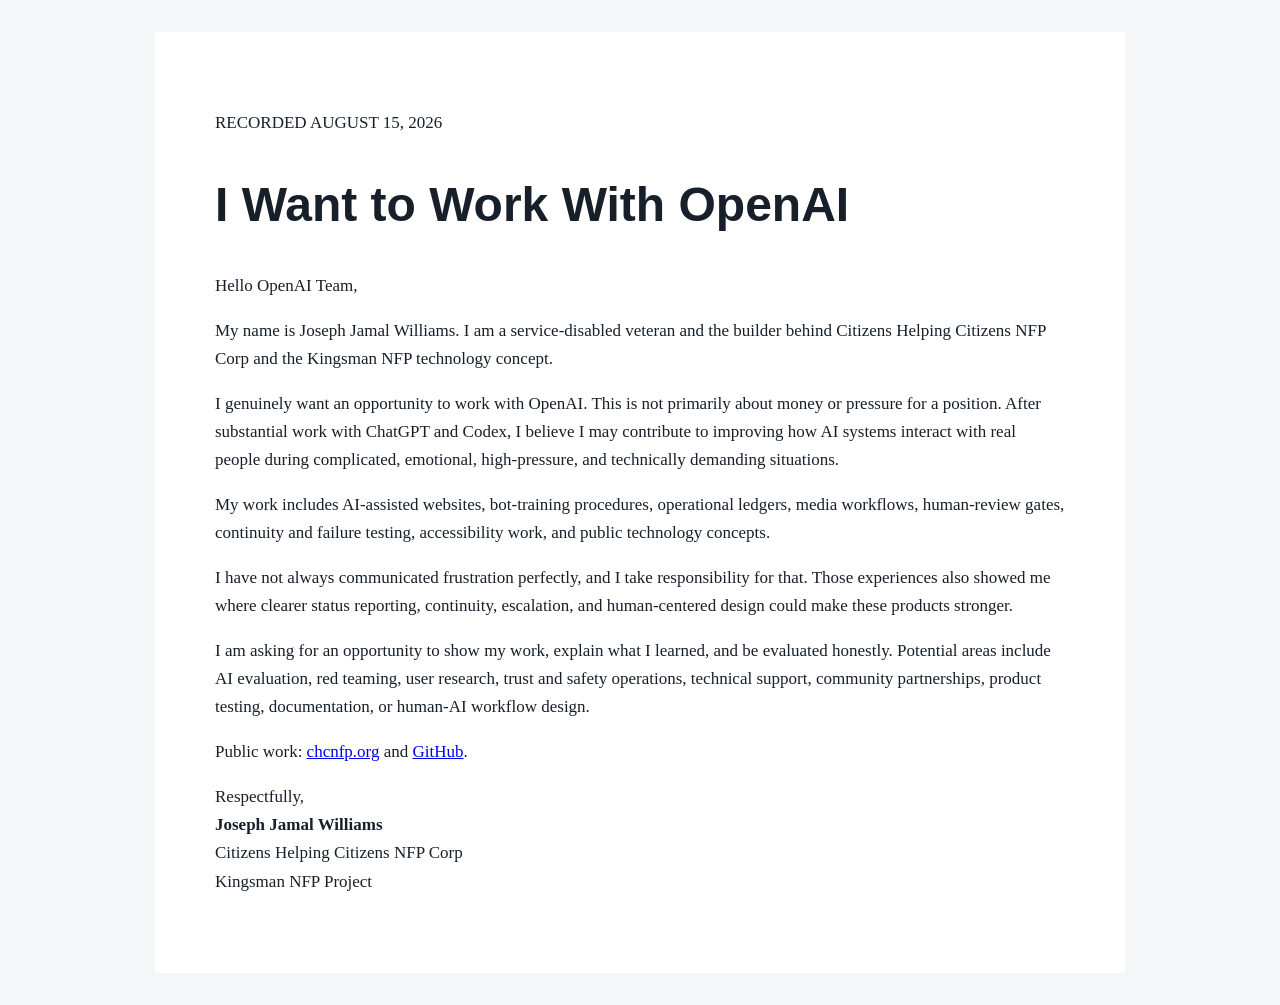
<file: OPENAI_JOB_REQUEST_EMAIL_2026-08-15.html>
<!doctype html><html lang="en"><head><meta charset="utf-8"><meta name="viewport" content="width=device-width,initial-scale=1"><title>OpenAI Employment Request — Joseph Jamal Williams</title><style>body{margin:0;padding:32px;background:#f4f6f8;color:#17202a;font:17px/1.65 Georgia}article{max-width:850px;margin:auto;background:#fff;padding:60px}h1{font:800 3rem Arial}</style></head><body><article><p>RECORDED AUGUST 15, 2026</p><h1>I Want to Work With OpenAI</h1><p>Hello OpenAI Team,</p><p>My name is Joseph Jamal Williams. I am a service-disabled veteran and the builder behind Citizens Helping Citizens NFP Corp and the Kingsman NFP technology concept.</p><p>I genuinely want an opportunity to work with OpenAI. This is not primarily about money or pressure for a position. After substantial work with ChatGPT and Codex, I believe I may contribute to improving how AI systems interact with real people during complicated, emotional, high-pressure, and technically demanding situations.</p><p>My work includes AI-assisted websites, bot-training procedures, operational ledgers, media workflows, human-review gates, continuity and failure testing, accessibility work, and public technology concepts.</p><p>I have not always communicated frustration perfectly, and I take responsibility for that. Those experiences also showed me where clearer status reporting, continuity, escalation, and human-centered design could make these products stronger.</p><p>I am asking for an opportunity to show my work, explain what I learned, and be evaluated honestly. Potential areas include AI evaluation, red teaming, user research, trust and safety operations, technical support, community partnerships, product testing, documentation, or human-AI workflow design.</p><p>Public work: <a href="https://chcnfp.org/">chcnfp.org</a> and <a href="https://github.com/kingjoseph618/CHC-Local-or-something-like-that.">GitHub</a>.</p><p>Respectfully,<br><b>Joseph Jamal Williams</b><br>Citizens Helping Citizens NFP Corp<br>Kingsman NFP Project</p></article></body></html>
</file>
<file: styles.css>
:root{--ink:#08080b;--paper:#f2efe8;--red:#e1242f;--gold:#e7b84d;--cyan:#3ce0ea;--white:#fff;--muted:#a4a8b0;--display:"Barlow Condensed",Impact,sans-serif;--body:Inter,Arial,sans-serif}*{box-sizing:border-box}html{scroll-behavior:smooth}body{margin:0;background:var(--ink);color:var(--white);font-family:var(--body);overflow-x:hidden}.skip-link{position:fixed;left:1rem;top:-5rem;z-index:100;background:#fff;color:#000;padding:.75rem 1rem}.skip-link:focus{top:1rem}.reading-line{position:fixed;z-index:80;top:0;left:0;width:100%;height:3px;background:#25252b}.reading-line span{display:block;height:100%;width:0;background:linear-gradient(90deg,var(--red),var(--gold));box-shadow:0 0 12px var(--gold)}.site-header{position:fixed;z-index:70;top:0;left:0;width:100%;height:80px;padding:0 clamp(1rem,4vw,4rem);display:flex;align-items:center;gap:2rem;background:linear-gradient(#07070af2,#07070acc 75%,transparent);border-bottom:1px solid #ffffff16}.brand{color:#fff;text-decoration:none;display:flex;align-items:center;gap:.8rem}.brand-k{font:900 2.3rem/1 var(--display);color:var(--gold);border:2px solid var(--gold);width:44px;height:44px;display:grid;place-items:center;transform:skew(-6deg)}.brand strong,.brand small{display:block}.brand strong{font:800 1.3rem/1 var(--display);letter-spacing:.08em}.brand small{font-size:.59rem;text-transform:uppercase;letter-spacing:.16em;color:#aaa;margin-top:.28rem}.site-header nav{display:flex;gap:1.8rem;margin-left:auto}.site-header nav a{color:#d4d4d6;text-decoration:none;text-transform:uppercase;font:700 .77rem var(--body);letter-spacing:.12em}.site-header nav a:hover{color:var(--gold)}.header-cta{color:#09090b;background:var(--gold);text-decoration:none;text-transform:uppercase;font:800 .75rem var(--body);letter-spacing:.1em;padding:.85rem 1.1rem;clip-path:polygon(8% 0,100% 0,92% 100%,0 100%)}.menu-toggle{display:none}.hero{min-height:100vh;position:relative;display:flex;align-items:center;padding:120px clamp(1.2rem,7vw,7rem) 70px;isolation:isolate}.hero-image{position:absolute;z-index:-4;inset:0;width:100%;height:100%;object-fit:cover;object-position:center}.hero-shade{position:absolute;z-index:-3;inset:0;background:linear-gradient(90deg,#050507 0%,#050507eb 29%,#05050755 60%,#05050728),linear-gradient(0deg,#08080b 0%,transparent 25%)}.hero-grid{position:absolute;z-index:-2;inset:0;opacity:.15;background-image:linear-gradient(#fff1 1px,transparent 1px),linear-gradient(90deg,#fff1 1px,transparent 1px);background-size:60px 60px;mask-image:linear-gradient(90deg,#000,transparent 65%)}.hero-copy{max-width:780px}.kicker,.eyebrow{text-transform:uppercase;font-weight:800;letter-spacing:.18em;font-size:.72rem;color:var(--gold)}.kicker span{background:var(--red);color:#fff;padding:.45rem .65rem;margin-right:.7rem}.hero h1,.section h2{font-family:var(--display);font-weight:900;text-transform:uppercase;margin:1rem 0;letter-spacing:-.045em;line-height:.78}.hero h1{font-size:clamp(4.5rem,10vw,10.5rem);text-shadow:5px 5px 0 #000}.hero h1 em{font-style:italic;color:var(--gold);-webkit-text-stroke:1px #fff}.hero-deck{font-size:clamp(1rem,1.5vw,1.3rem);line-height:1.55;max-width:590px;color:#ddd;border-left:4px solid var(--red);padding-left:1rem}.hero-actions,.contact-copy>div{display:flex;gap:1rem;flex-wrap:wrap;margin-top:2rem}.button{display:inline-flex;align-items:center;justify-content:center;gap:1.5rem;min-height:52px;padding:0 1.5rem;text-decoration:none;text-transform:uppercase;font:800 .78rem var(--body);letter-spacing:.1em;transition:.2s}.button.primary{background:var(--red);color:#fff;box-shadow:7px 7px 0 var(--gold)}.button.primary:hover{transform:translate(-3px,-3px);box-shadow:10px 10px 0 var(--gold)}.button.secondary{color:#fff;border:1px solid #ffffff66;background:#0006}.button.secondary:hover{border-color:var(--gold);color:var(--gold)}.issue-stamp{position:absolute;right:4vw;bottom:7vh;transform:rotate(-5deg);border:3px solid var(--gold);padding:.7rem 1rem;background:#08080cdd;color:var(--gold);font-family:var(--display);text-align:center}.issue-stamp b,.issue-stamp span{display:block}.issue-stamp b{font-size:1.5rem}.issue-stamp span{font-size:.7rem;letter-spacing:.2em}.scroll-cue{position:absolute;left:50%;bottom:1.4rem;transform:translateX(-50%);color:#aaa;text-decoration:none;text-transform:uppercase;font-size:.58rem;letter-spacing:.2em}.scroll-cue span{display:block;width:1px;height:35px;background:var(--gold);margin:0 auto .4rem}.section{position:relative;padding:clamp(5rem,10vw,10rem) clamp(1.2rem,7vw,7rem)}.section h2{font-size:clamp(3.5rem,8vw,8.5rem)}.section h2 span{color:var(--gold)}.section-number{position:absolute;right:4vw;top:1rem;color:#ffffff08;font:900 clamp(10rem,28vw,30rem)/1 var(--display)}.mission{background:var(--paper);color:#111;display:grid;grid-template-columns:minmax(0,1fr) minmax(360px,.9fr);gap:clamp(3rem,8vw,9rem);overflow:hidden}.mission-copy{align-self:center}.mission-copy .lead{font-size:clamp(1.2rem,2vw,1.75rem);line-height:1.55;max-width:700px}.mission-panel{position:relative;z-index:2;background:#111;color:#fff;padding:clamp(2rem,4vw,4rem);box-shadow:18px 18px 0 var(--red);transform:rotate(1deg)}.mission-panel blockquote{font:italic 800 clamp(2rem,4vw,4rem)/.95 var(--display);margin:0 0 3rem;color:var(--gold)}.principles article{display:grid;grid-template-columns:45px 1fr;column-gap:1rem;border-top:1px solid #ffffff25;padding:1.2rem 0}.principles article b{grid-row:1/3;color:var(--red);font:900 1.6rem var(--display)}.principles h3,.principles p{margin:0}.principles h3{text-transform:uppercase}.principles p{color:#aaa;margin-top:.3rem;line-height:1.5}.heroes{background:#0c1117;overflow:hidden}.heroes:before{content:"";position:absolute;inset:0;background:radial-gradient(circle at 30% 50%,#00d9f01c,transparent 30%),radial-gradient(circle at 75% 55%,#f0b9281c,transparent 30%)}.section-heading{position:relative;z-index:2;max-width:1000px}.section-heading>p:last-child{color:#b7bac0;font-size:1.1rem}.character-grid{position:relative;z-index:2;display:grid;grid-template-columns:1fr 1fr;gap:clamp(1.5rem,4vw,4rem);margin-top:4rem}.character-card{min-height:680px;position:relative;overflow:hidden;background:#101218;border:1px solid #ffffff25}.card-art{position:absolute;inset:0}.card-art:after{content:"";position:absolute;inset:0;background:linear-gradient(0deg,#08090d 6%,#08090de8 25%,transparent 68%)}.card-art img{width:100%;height:100%;object-fit:cover;transition:transform .6s}.character-card:hover img{transform:scale(1.035)}.card-copy{position:absolute;z-index:2;left:0;right:0;bottom:0;padding:2rem}.card-copy span{font-size:.65rem;letter-spacing:.2em;color:var(--cyan);font-weight:800}.edna .card-copy span{color:var(--gold)}.card-copy h3{font:900 clamp(4rem,7vw,7rem)/.8 var(--display);margin:.5rem 0}.card-copy p{max-width:550px;color:#c4c7ca;line-height:1.55}.card-copy a{color:#fff;text-transform:uppercase;font-size:.75rem;font-weight:800;letter-spacing:.1em}.source-note{position:relative;z-index:2;color:#777;font-size:.7rem;margin-top:1.3rem}.services{background:#f4f0e7;color:#101014}.service-grid{display:grid;grid-template-columns:repeat(2,1fr);margin-top:4rem;border-top:1px solid #aaa;border-left:1px solid #aaa}.service-card{padding:clamp(2rem,4vw,4rem);border-right:1px solid #aaa;border-bottom:1px solid #aaa;position:relative;overflow:hidden;min-height:360px}.service-card:after{content:"";position:absolute;inset:0;background:var(--red);transform:translateY(102%);transition:.35s;z-index:0}.service-card>*{position:relative;z-index:1}.service-card:hover{color:#fff}.service-card:hover:after{transform:none}.service-code{font:800 .7rem var(--body);letter-spacing:.18em}.icon{font:900 4rem var(--display);color:var(--red);margin:2rem 0 1rem}.service-card:hover .icon{color:var(--gold)}.service-card h3{font:900 clamp(2rem,3vw,3.4rem)/.92 var(--display);text-transform:uppercase;margin:.5rem 0}.service-card p{line-height:1.6;max-width:520px}.service-card a{color:inherit;font-weight:800;text-transform:uppercase;font-size:.72rem;letter-spacing:.1em}.training{display:grid;grid-template-columns:minmax(330px,.8fr) 1fr;gap:clamp(3rem,8vw,8rem);align-items:center;background:linear-gradient(145deg,#09171e,#08080b 60%)}.training-art{position:relative}.training-art:before{content:"LEVEL 5 // PUBLIC ACCESS";position:absolute;z-index:2;top:1rem;left:-1rem;background:var(--gold);color:#090909;padding:.6rem 1rem;font:800 .64rem var(--body);letter-spacing:.14em}.training-art img{width:100%;display:block;box-shadow:20px 20px 0 #183542}.training-copy h2{font-size:clamp(3.3rem,6.5vw,7.3rem)}.training-copy>p:not(.eyebrow):not(.disclaimer){font-size:1.12rem;line-height:1.65;color:#c3c8cb}.training ul{padding:0;margin:2rem 0;list-style:none}.training li{border-top:1px solid #ffffff23;padding:1rem 0;display:grid;grid-template-columns:1fr 1.3fr;gap:1rem}.training li b{text-transform:uppercase;color:var(--gold)}.training li span{color:#aaa}.disclaimer{font-size:.68rem!important;color:#686f73!important;margin-top:2rem}.media{background:#111}.media-grid{display:grid;grid-template-columns:repeat(3,1fr);margin-top:4rem}.media-grid a{color:#fff;text-decoration:none;padding:3rem 2rem;min-height:320px;border:1px solid #ffffff1e;background:linear-gradient(135deg,#17171b,#0b0b0d);transition:.25s}.media-grid a:hover{transform:translateY(-8px);border-color:var(--gold);background:linear-gradient(135deg,#221b0c,#0b0b0d)}.media-grid b{color:var(--red);font-size:.65rem;letter-spacing:.18em}.media-grid h3{font:900 2.3rem/.95 var(--display);text-transform:uppercase}.media-grid p{color:#aaa;line-height:1.6}.media-grid span{text-transform:uppercase;color:var(--gold);font-size:.72rem;font-weight:800;letter-spacing:.1em}.contact{min-height:75vh;display:flex;align-items:center;overflow:hidden;background:var(--red)}.contact:before{content:"";position:absolute;inset:0;background:repeating-radial-gradient(circle at 85% 50%,transparent 0 28px,#0001 29px 31px)}.contact-copy{position:relative;z-index:2;max-width:950px}.contact-copy .eyebrow{color:#fff}.contact-copy h2{font-size:clamp(5rem,12vw,13rem);text-shadow:6px 6px 0 #111}.contact-copy h2 span{color:var(--gold)}.contact-copy>p:not(.eyebrow){font-size:1.2rem;max-width:620px}.contact-mark{position:absolute;right:-.03em;bottom:-.25em;color:#0002;font:900 70vw/1 var(--display)}footer{padding:1.6rem clamp(1.2rem,4vw,4rem);display:flex;gap:1rem;justify-content:space-between;color:#777;text-transform:uppercase;font-size:.62rem;letter-spacing:.1em;border-top:1px solid #ffffff12}.reveal{opacity:0;transform:translateY(30px);transition:opacity .7s,transform .7s}.reveal.visible{opacity:1;transform:none}@media(max-width:900px){.site-header nav,.header-cta{display:none}.menu-toggle{display:block;margin-left:auto;background:none;border:1px solid #fff5;color:#fff;padding:.6rem .8rem;text-transform:uppercase;font-weight:800}.site-header.open nav{display:flex;position:absolute;top:79px;left:0;right:0;background:#08080bf5;padding:1.5rem;flex-direction:column}.hero{align-items:flex-end}.hero-image{object-position:66% center}.hero-shade{background:linear-gradient(0deg,#050507 3%,#050507dd 50%,#05050733)}.mission,.training{grid-template-columns:1fr}.character-grid,.service-grid,.media-grid{grid-template-columns:1fr}.character-card{min-height:620px}.media-grid a{min-height:240px}.issue-stamp{top:100px;bottom:auto}.scroll-cue{display:none}}@media(max-width:560px){.site-header{height:68px}.brand small{display:none}.hero{padding-top:90px}.hero h1{font-size:clamp(4rem,22vw,6.5rem)}.hero-actions .button{width:100%}.section{padding:5rem 1.1rem}.section h2{font-size:clamp(3.5rem,18vw,5.5rem)}.mission-panel{box-shadow:9px 9px 0 var(--red)}.character-card{min-height:540px}.card-copy h3{font-size:4.5rem}.training li{grid-template-columns:1fr}.contact-copy h2{font-size:clamp(4.5rem,22vw,7rem)}footer{flex-direction:column}}@media(prefers-reduced-motion:reduce){html{scroll-behavior:auto}.reveal{opacity:1;transform:none;transition:none}.character-card img,.button{transition:none}}
</file>
<file: evidence.css>
.evidence{background:#071016;color:#eef7f7;overflow:hidden}.evidence:before{content:"";position:absolute;inset:0;opacity:.14;background-image:linear-gradient(#3ce0ea22 1px,transparent 1px),linear-gradient(90deg,#3ce0ea22 1px,transparent 1px);background-size:36px 36px;mask-image:linear-gradient(#000,transparent)}.evidence-head{position:relative;display:flex;align-items:flex-end;justify-content:space-between;gap:2rem}.evidence-head h2{margin-bottom:0}.classification-seal{flex:0 0 auto;transform:rotate(-2deg);border:2px solid var(--gold);padding:1rem 1.3rem;text-align:center;background:#091117e8;box-shadow:8px 8px 0 #1b3944}.classification-seal b,.classification-seal span,.classification-seal small{display:block}.classification-seal b{color:var(--gold);font:900 1.5rem var(--display);letter-spacing:.08em}.classification-seal span{font-size:.6rem;letter-spacing:.12em;margin:.3rem 0}.classification-seal small{color:var(--cyan)}.classification-tabs{position:relative;display:grid;grid-template-columns:1fr 1fr;margin-top:4rem}.classification-tabs button{cursor:pointer;padding:1.2rem;background:#0b1820;color:#84949e;border:1px solid #27404b;text-align:left;font:800 .75rem var(--body);letter-spacing:.1em}.classification-tabs button span{color:#4e6975;margin-right:.5rem}.classification-tabs button.active{color:#071016;background:var(--gold);border-color:var(--gold)}.evidence-panel{position:relative;padding:clamp(2rem,5vw,4rem);border:1px solid #27404b;border-top:0;background:#081218d9}.case-lead{display:grid;grid-template-columns:1fr 1.2fr;gap:1rem 3rem;align-items:end;margin-bottom:3rem}.case-code{grid-column:1/-1;color:var(--cyan);font-size:.65rem;letter-spacing:.17em;font-weight:800}.case-lead h3{font:900 clamp(3rem,6vw,6.5rem)/.82 var(--display);margin:0;color:var(--gold)}.case-lead>p:last-child{color:#a9b7be;line-height:1.7;margin:0}.forensic-grid,.track-grid{display:grid;grid-template-columns:repeat(3,1fr);gap:1rem}.forensic-card,.track-grid article{position:relative;min-height:300px;padding:1.6rem;border:1px solid #29414c;background:linear-gradient(145deg,#101d24,#080d11)}.forensic-card:before{content:"";position:absolute;top:0;right:0;border-style:solid;border-width:0 38px 38px 0;border-color:transparent var(--red) transparent transparent}.forensic-card b,.track-grid strong{color:var(--red);font-size:.63rem;letter-spacing:.16em}.forensic-card>span{display:block;color:var(--cyan);font-size:.66rem;letter-spacing:.16em;margin-top:2rem}.forensic-card h3,.track-grid h3{font:900 2.4rem/.9 var(--display);margin:.6rem 0;text-transform:uppercase}.forensic-card p,.track-grid p{color:#a7b4ba;line-height:1.6}.forensic-card small{position:absolute;bottom:1.4rem;color:var(--gold);letter-spacing:.1em}.track-grid article{border-top:3px solid var(--gold)}.track-grid i{display:block;color:var(--gold);font-style:normal;font-size:.6rem;letter-spacing:.1em;margin-top:2rem}.episode-spec{display:grid;grid-template-columns:auto auto 1fr;align-items:center;gap:1.5rem;margin-top:1rem;padding:1.3rem 1.5rem;border:1px solid #314957;background:#030709}.episode-spec span{color:var(--cyan);font-size:.65rem;letter-spacing:.14em}.episode-spec b{color:var(--gold);font:900 3rem var(--display)}.episode-spec p{color:#9cabb2}.chain{position:relative;margin-top:5rem}.chain ol{list-style:none;padding:0;display:grid;grid-template-columns:repeat(5,1fr);border-top:1px solid #36515c}.chain li{padding:1.4rem 1rem;border-right:1px solid #36515c}.chain li b,.chain li span,.chain li small{display:block}.chain li b{color:var(--red);font:900 1.5rem var(--display)}.chain li span{color:var(--gold);font-weight:800;font-size:.72rem;letter-spacing:.1em;margin:.5rem 0}.chain li small{color:#798990}.classification-note{position:relative;color:#64757e;font-size:.66rem;line-height:1.6;margin-top:2rem}@media(max-width:900px){.evidence-head,.case-lead{display:grid;grid-template-columns:1fr}.classification-seal{justify-self:start}.forensic-grid,.track-grid{grid-template-columns:1fr}.chain ol{grid-template-columns:1fr}.chain li{border-bottom:1px solid #36515c}.episode-spec{grid-template-columns:auto auto}.episode-spec p{grid-column:1/-1}}@media(max-width:560px){.classification-tabs{grid-template-columns:1fr}.classification-tabs button{font-size:.65rem}.evidence-panel{padding:1.2rem}.classification-seal{max-width:100%}}
</file>
